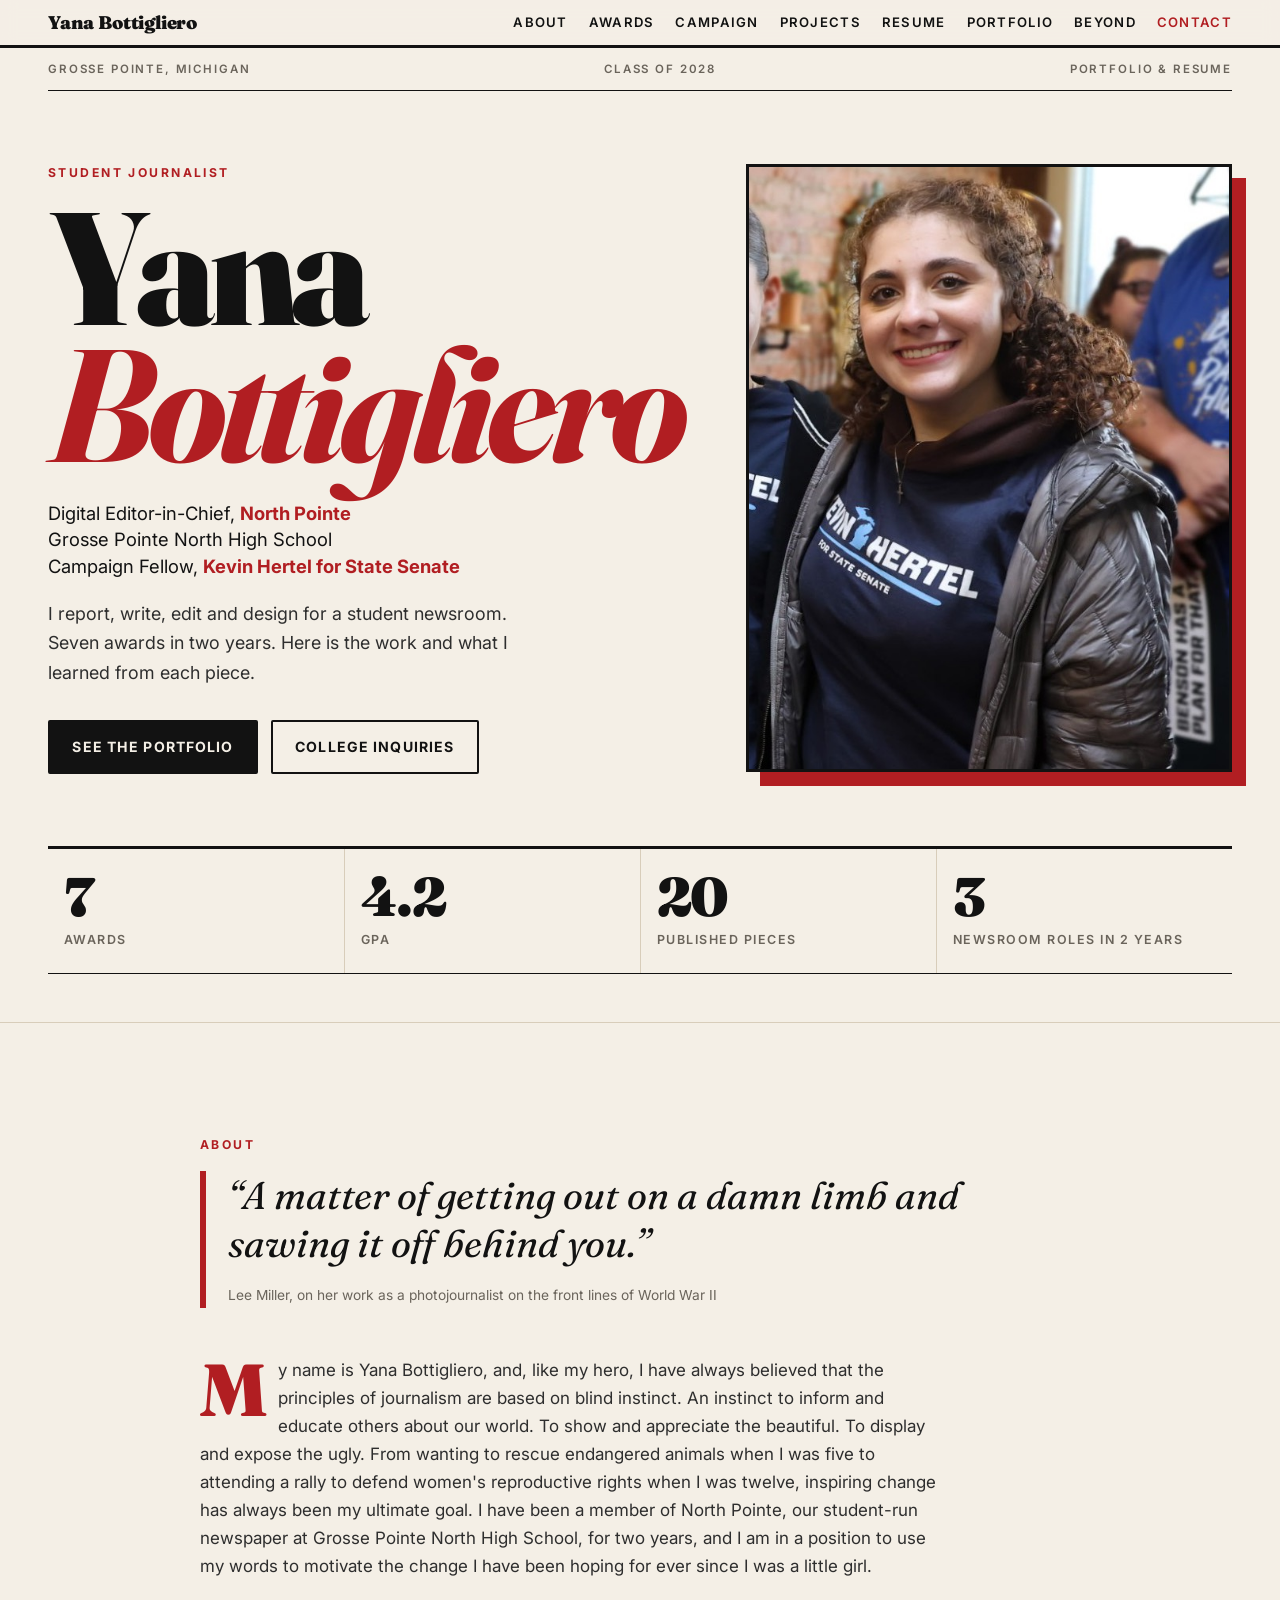
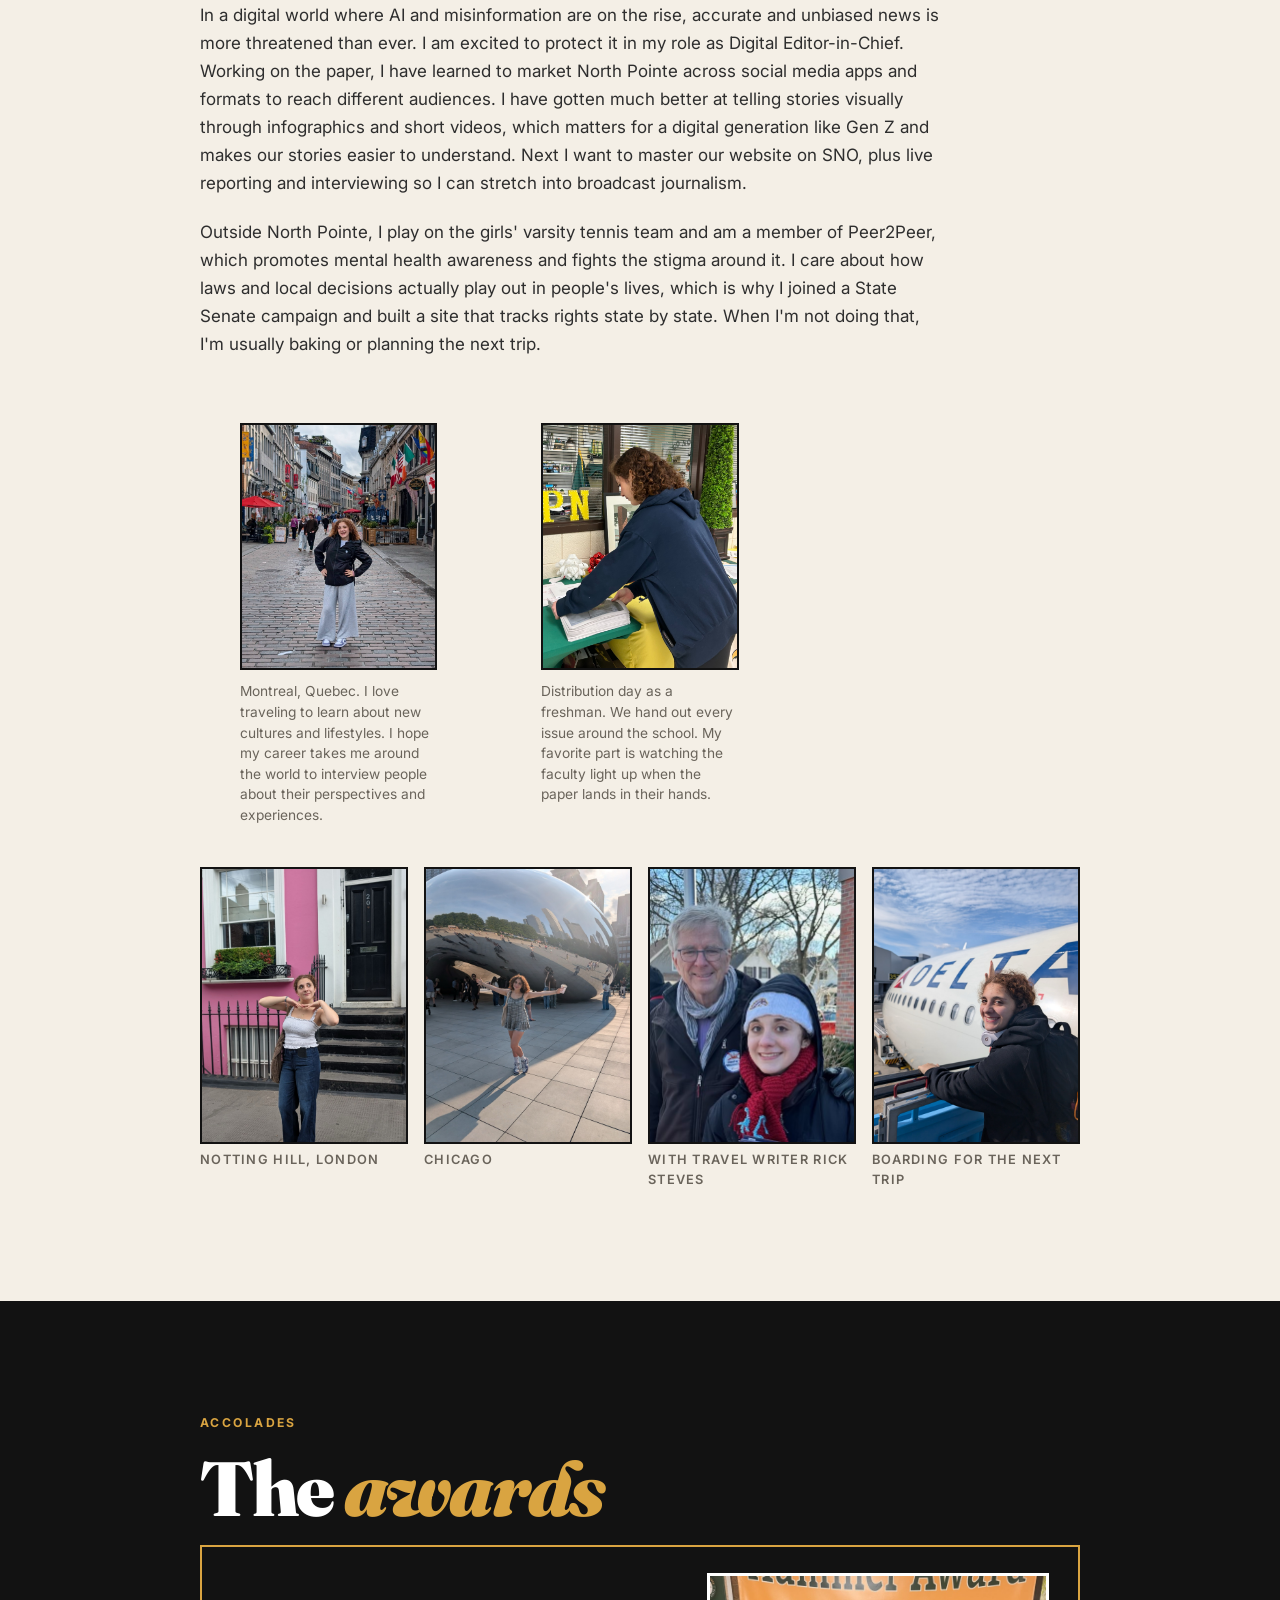
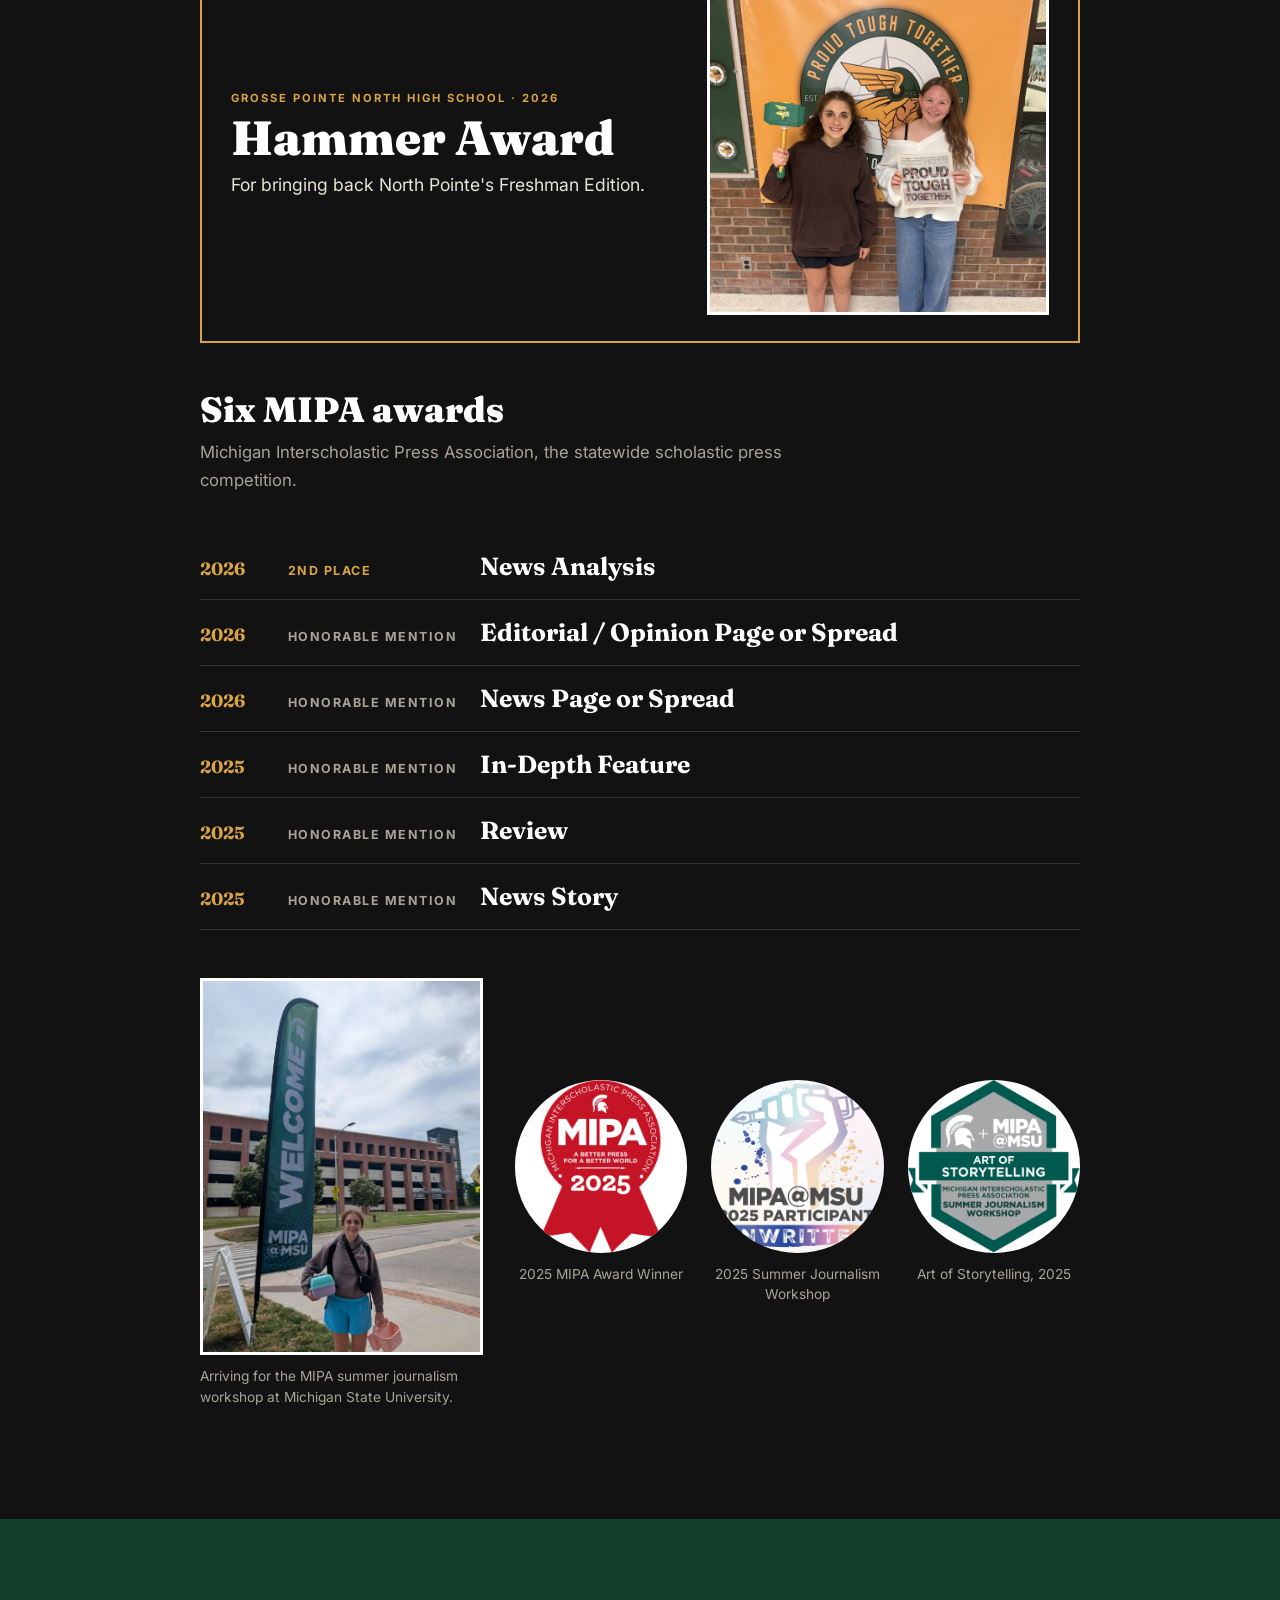
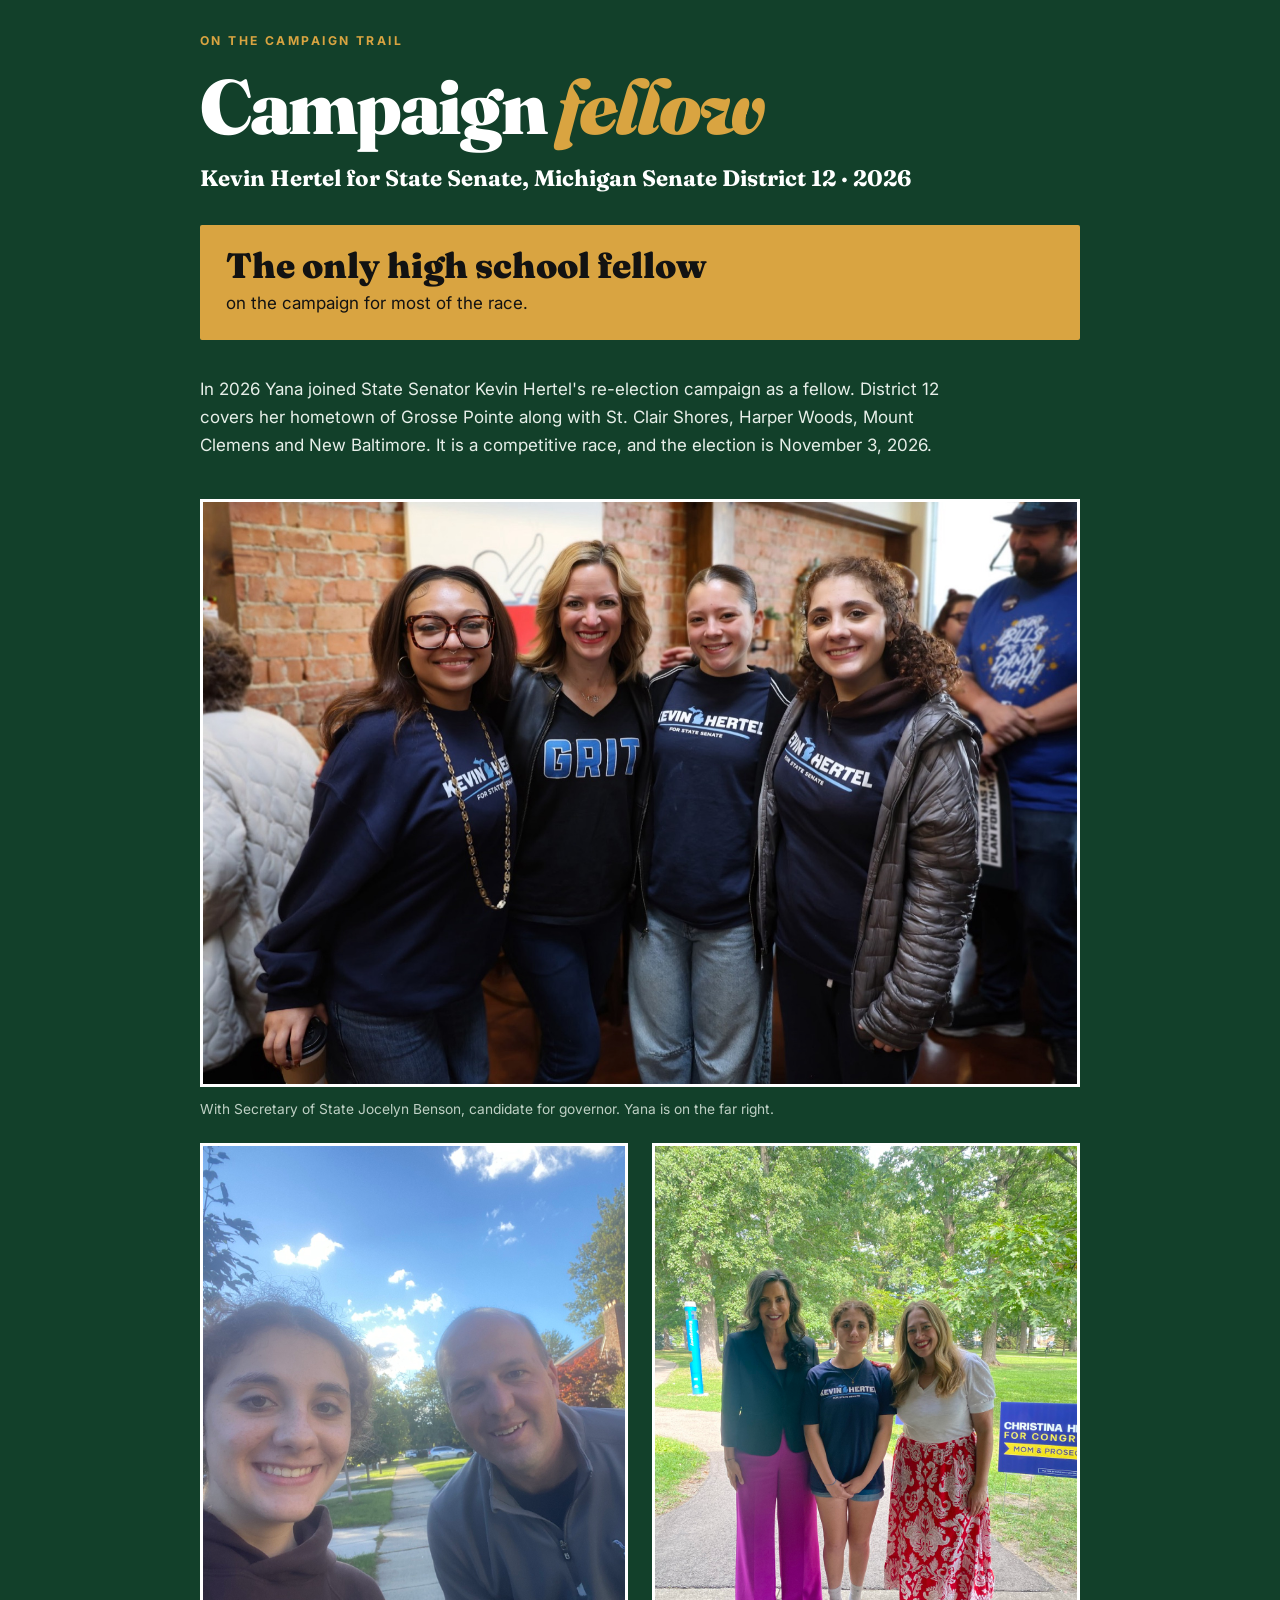
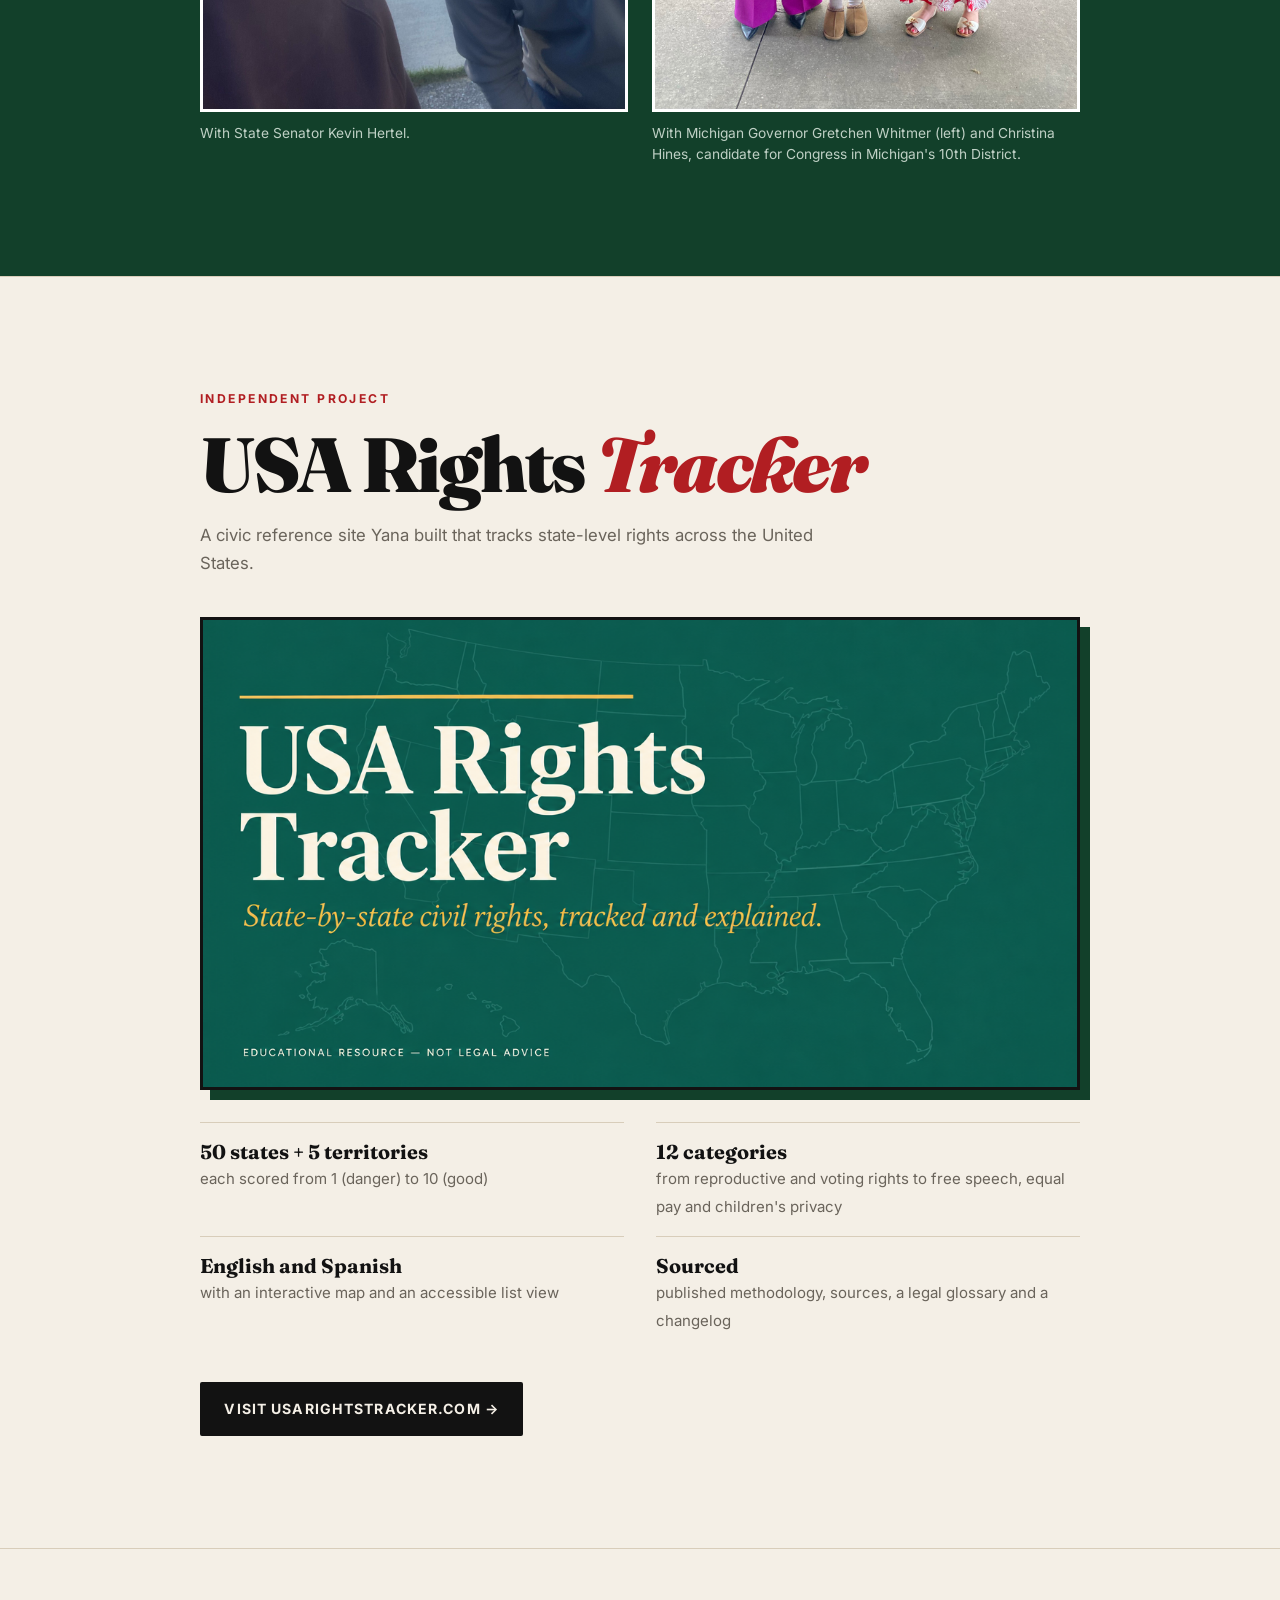
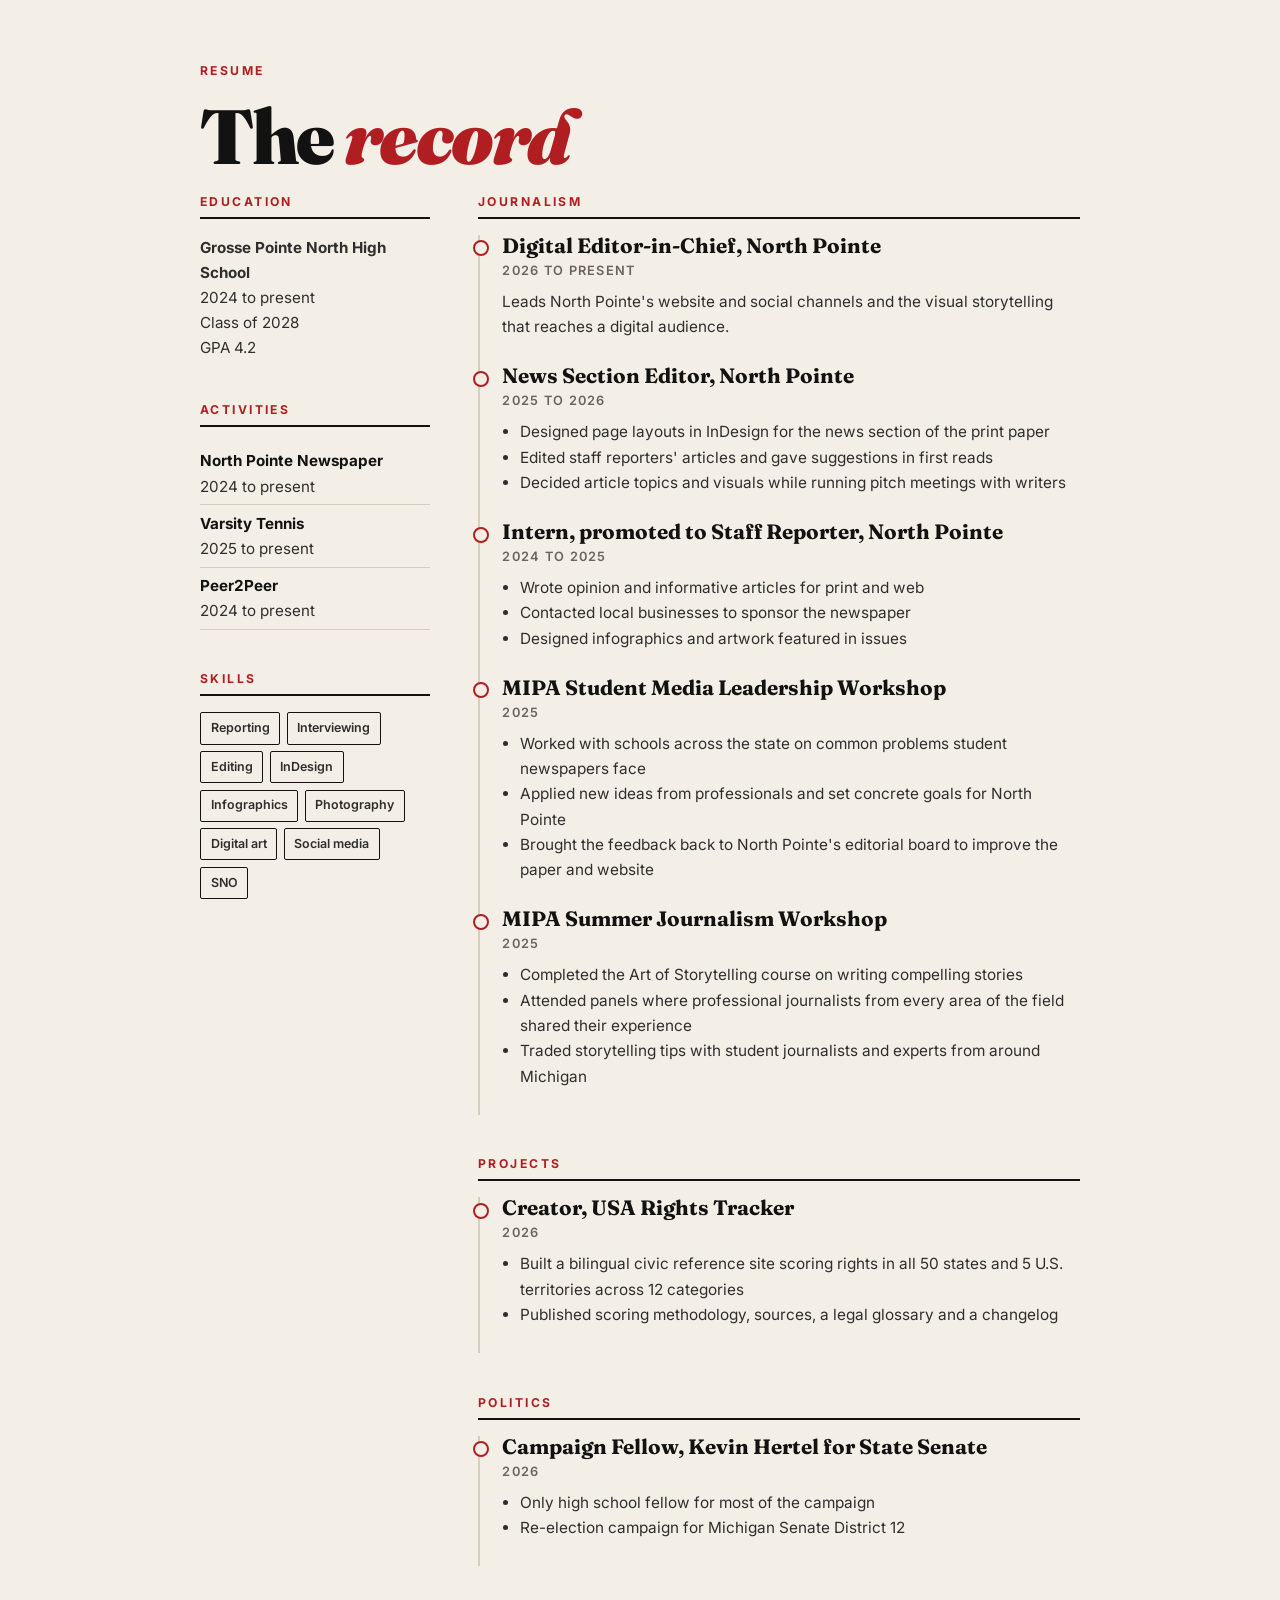
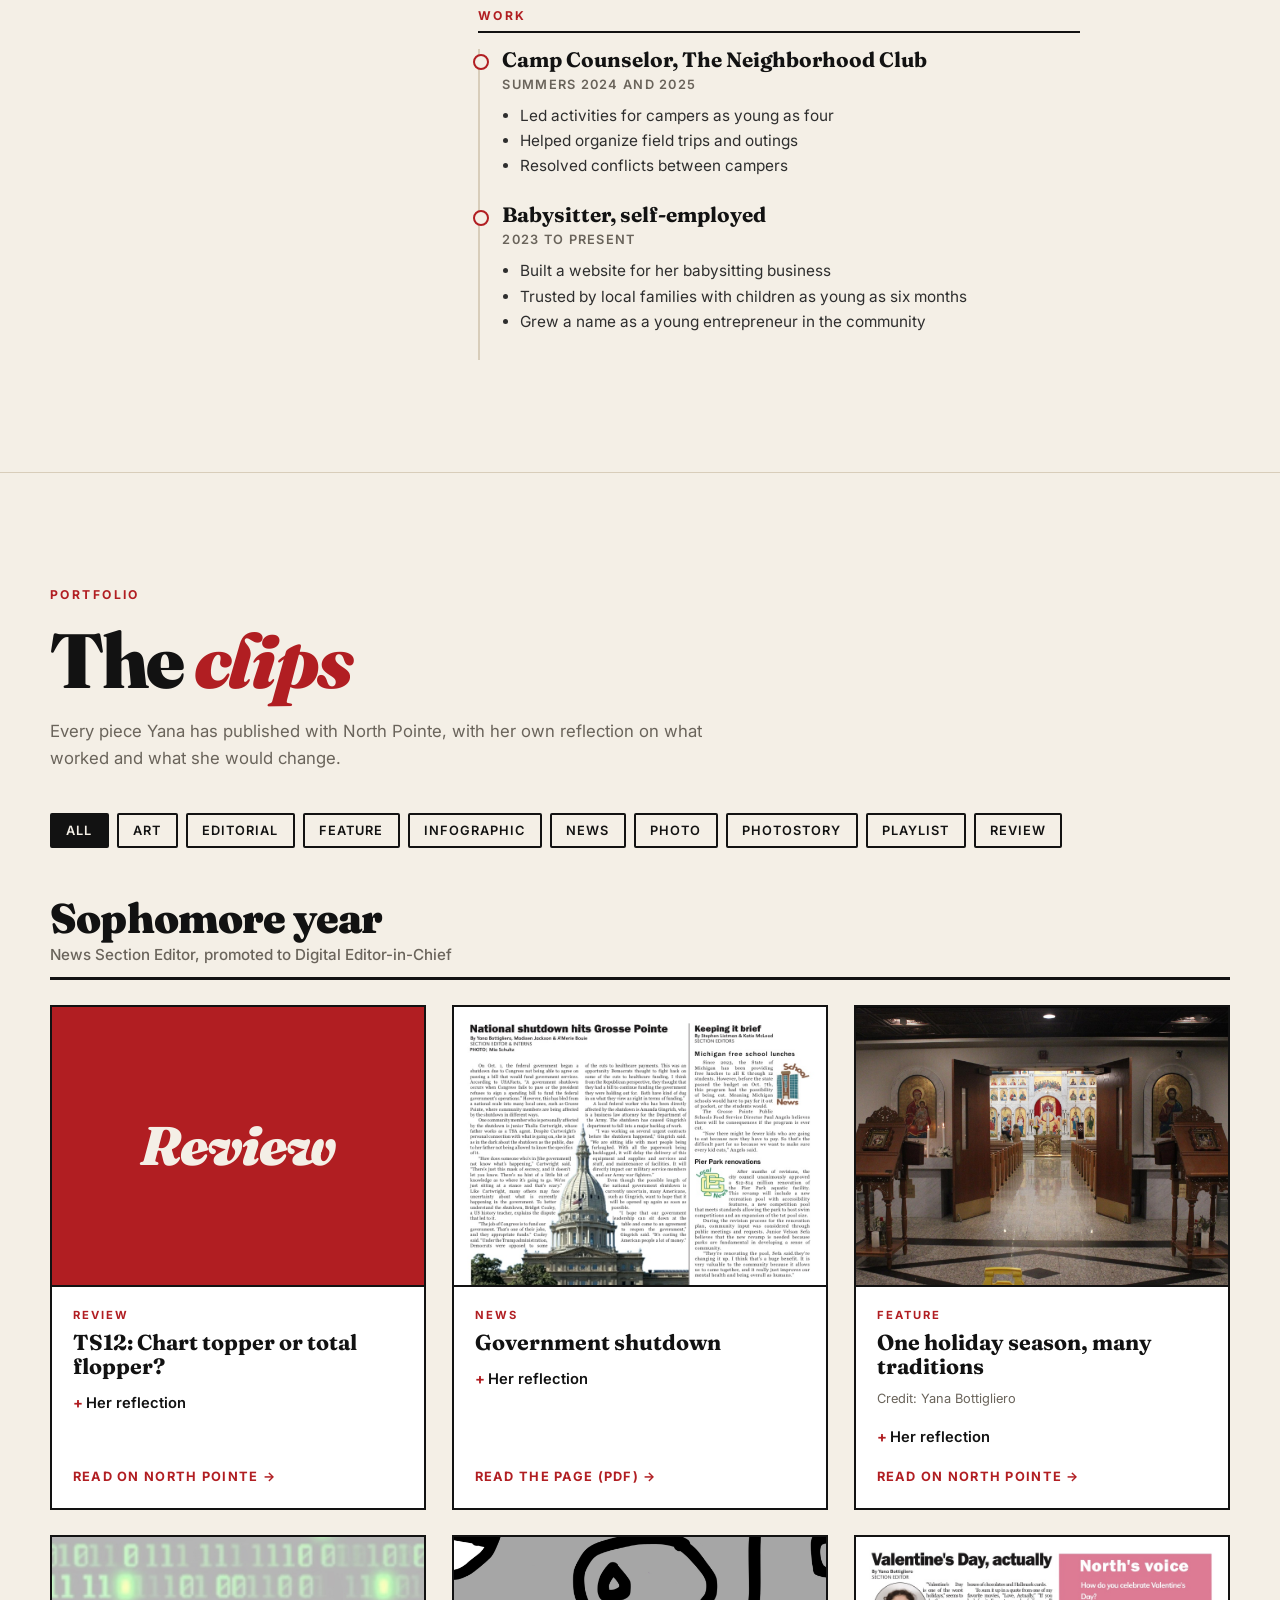
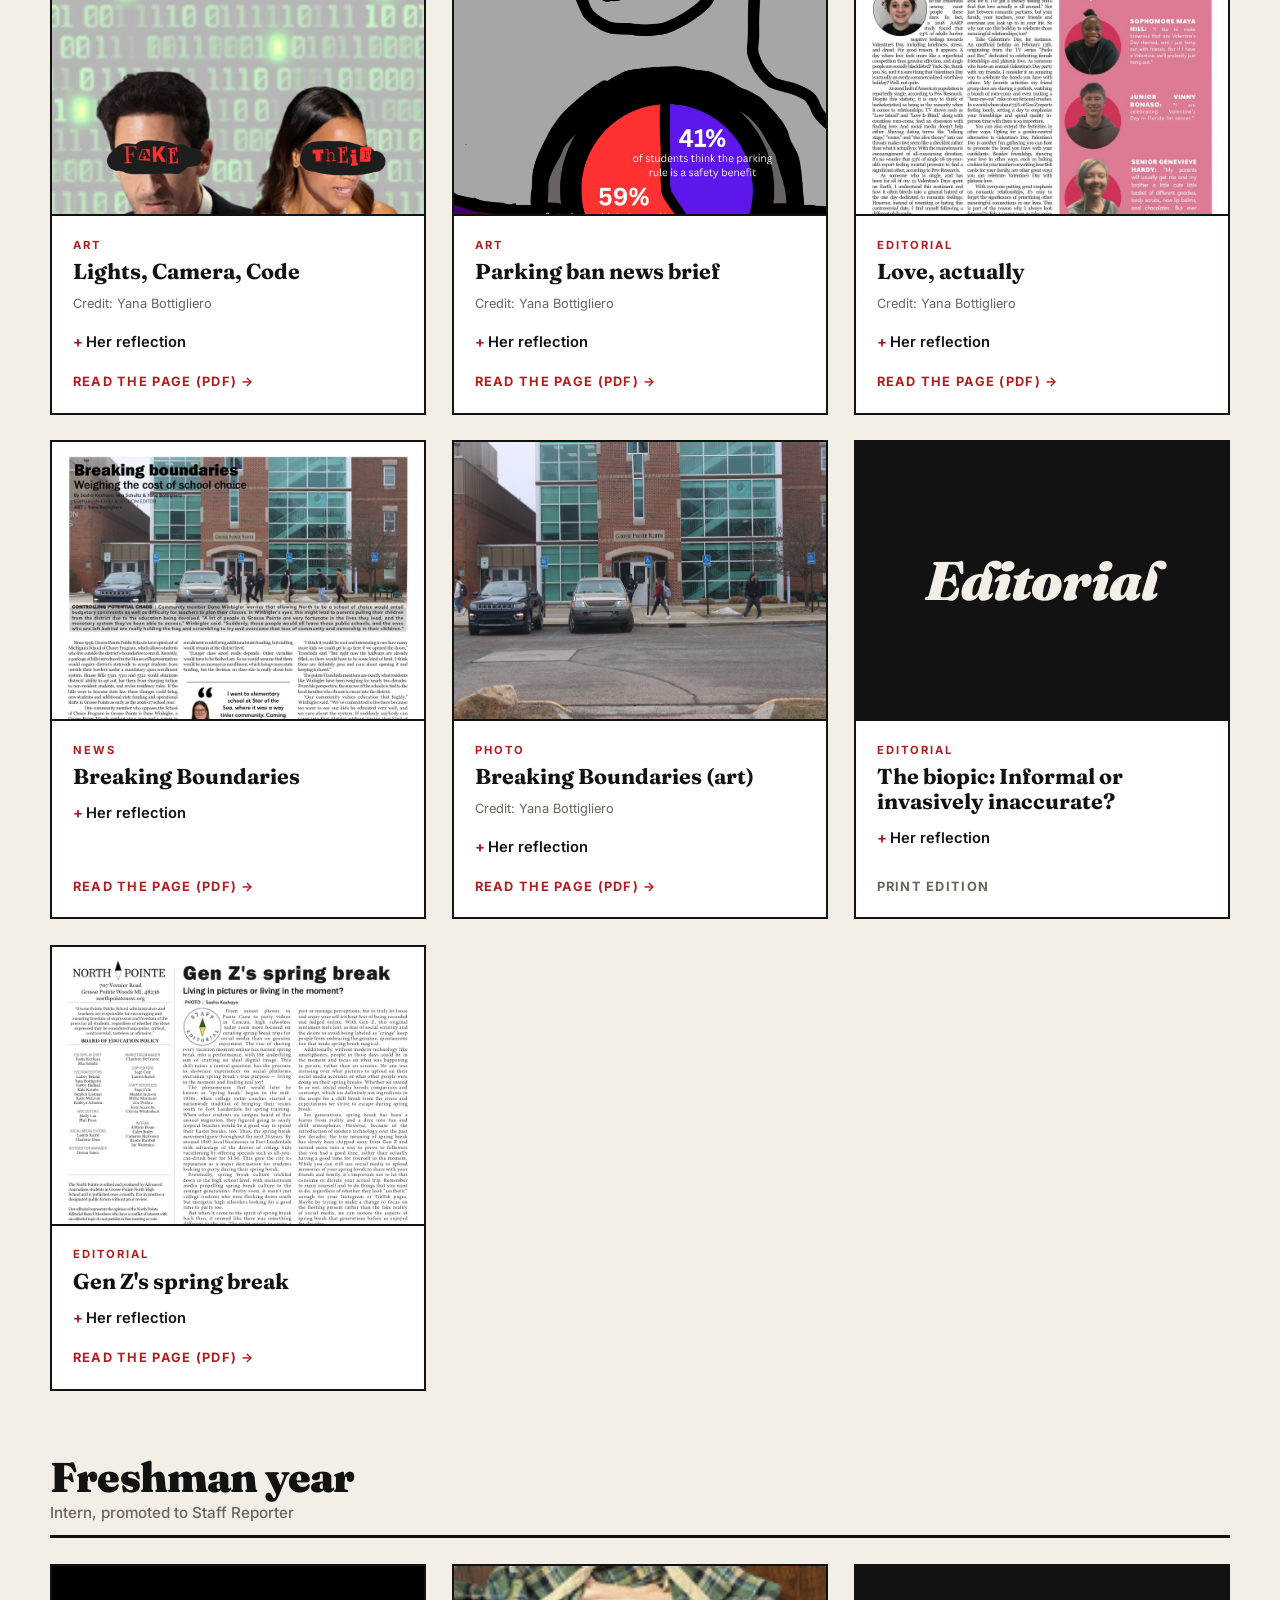
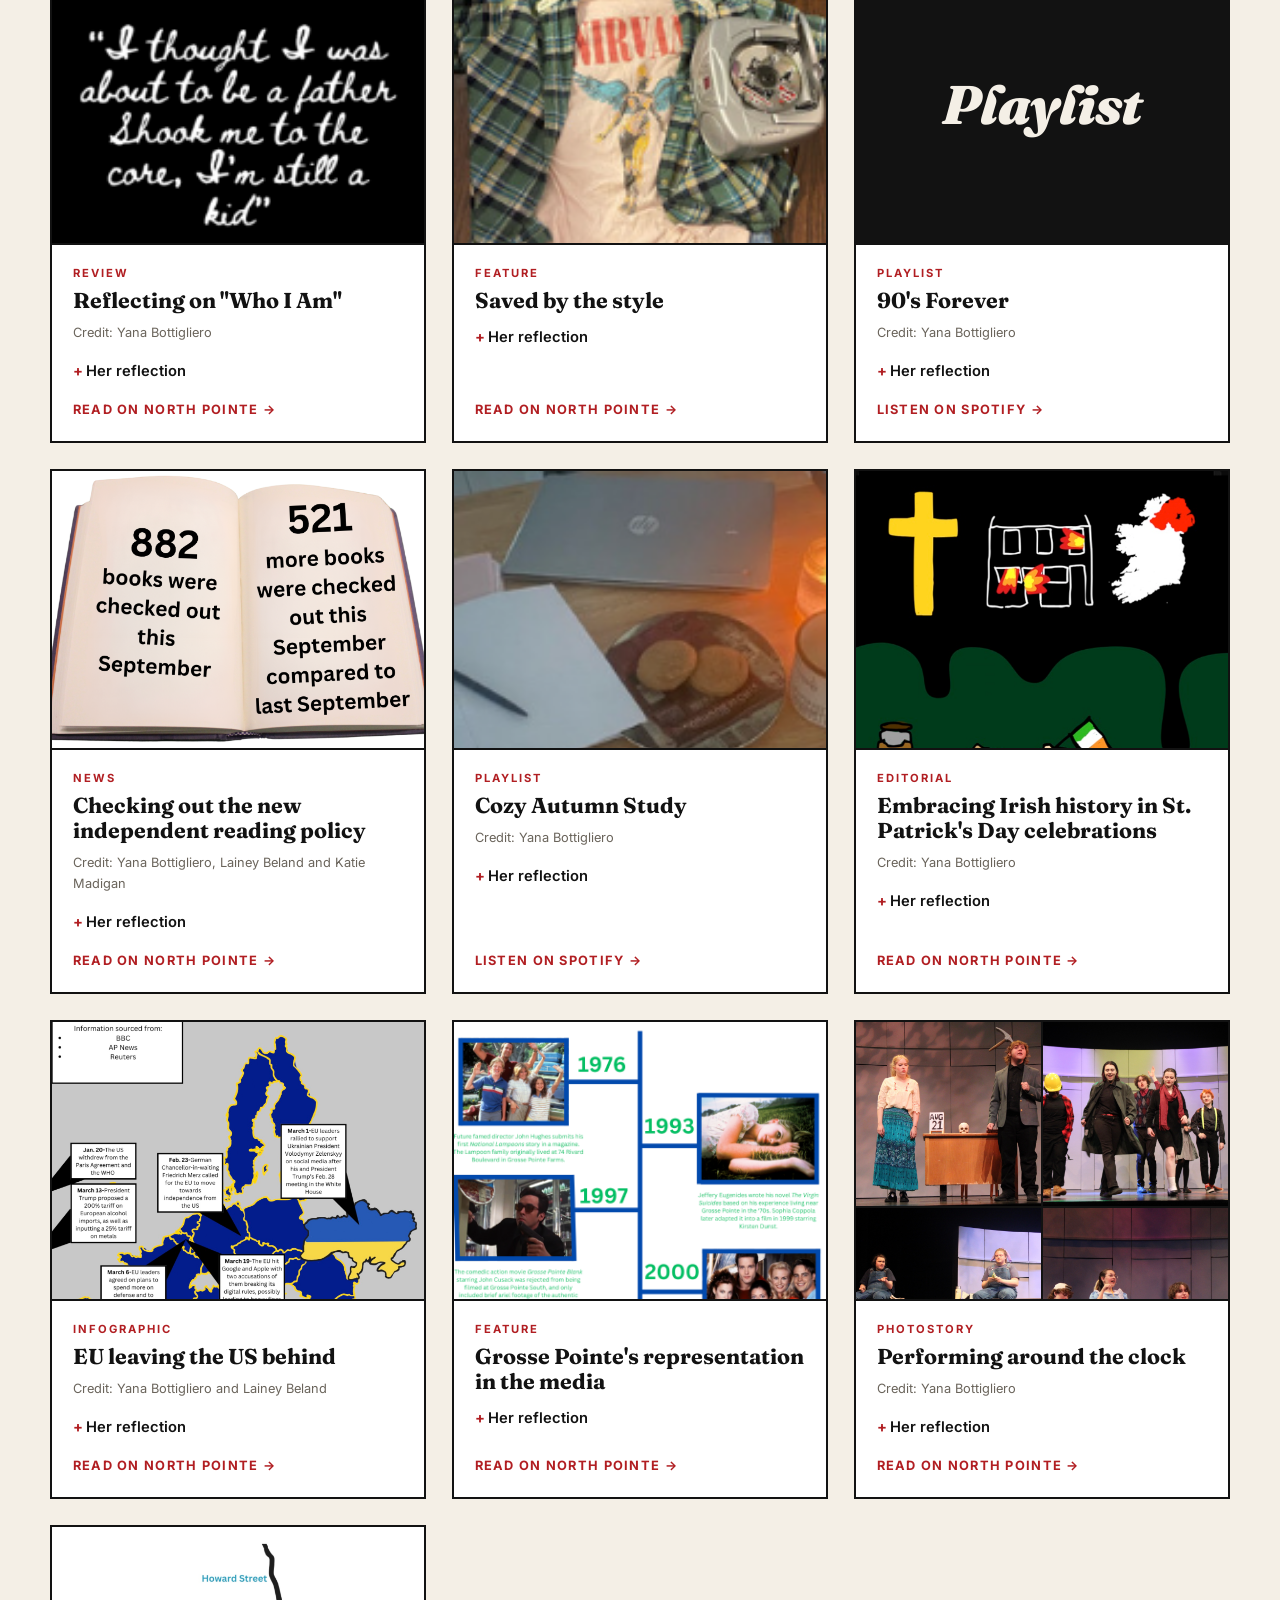
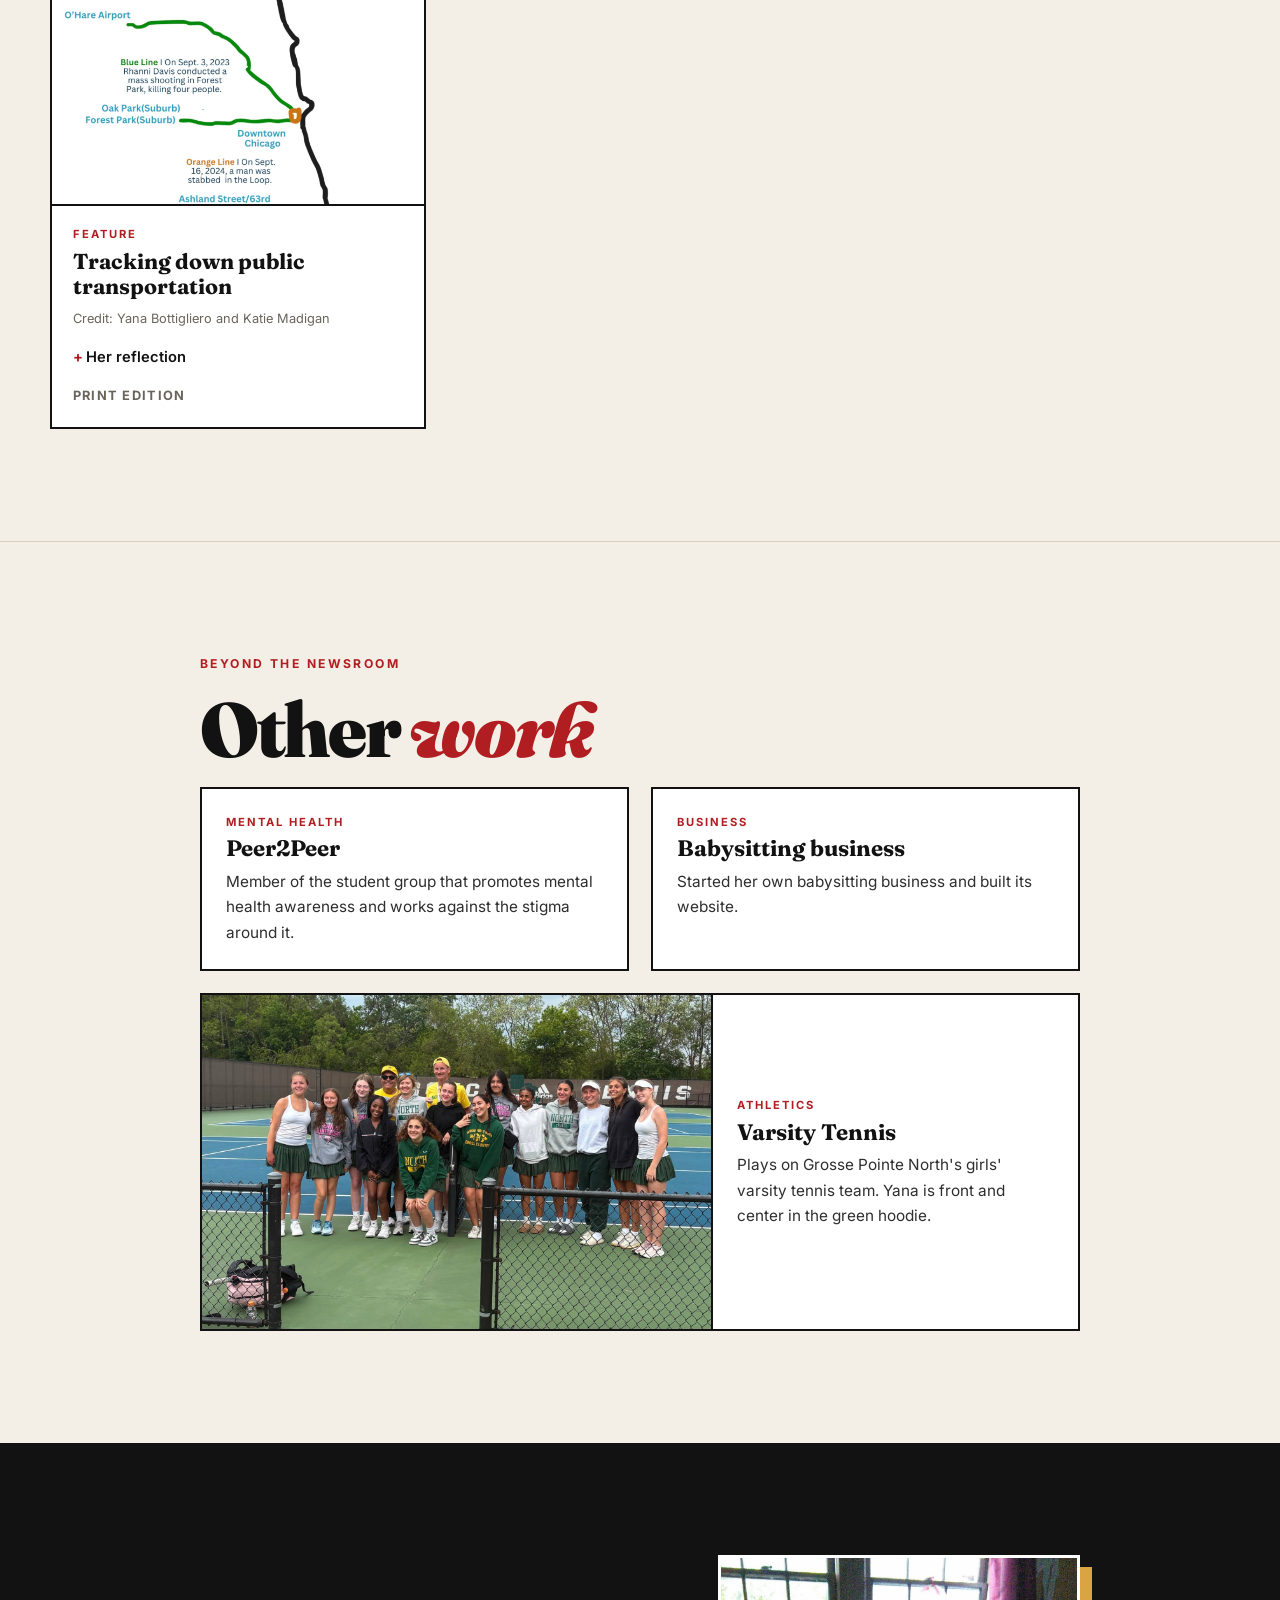
<file: index.html>
<!doctype html>
<html lang="en">
<head>
<meta charset="utf-8">
<meta name="viewport" content="width=device-width, initial-scale=1">
<title>Yana Bottigliero | Student Journalist, Digital Editor-in-Chief of North Pointe</title>
<meta name="description" content="Yana (Liljana) Bottigliero is a student journalist at Grosse Pointe North High School, Digital Editor-in-Chief of North Pointe and a six-time MIPA award winner. Portfolio, resume and awards.">
<link rel="canonical" href="https://liljanabottigliero.com/">
<meta property="og:title" content="Yana Bottigliero, Student Journalist">
<meta property="og:description" content="Digital Editor-in-Chief of North Pointe. Six MIPA awards. Portfolio, resume and awards.">
<meta property="og:image" content="https://liljanabottigliero.com/files/img/hero-campaign.jpg">
<meta property="og:url" content="https://liljanabottigliero.com/">
<meta property="og:type" content="profile">
<meta name="twitter:card" content="summary_large_image">
<link rel="icon" href="data:image/svg+xml,<svg xmlns='http://www.w3.org/2000/svg' viewBox='0 0 64 64'><rect width='64' height='64' fill='%23B11E22'/><text x='50%25' y='54%25' dominant-baseline='middle' text-anchor='middle' font-family='Georgia,serif' font-weight='900' font-size='40' fill='%23F4EFE6'>Y</text></svg>">
<link rel="preconnect" href="https://fonts.googleapis.com">
<link rel="preconnect" href="https://fonts.gstatic.com" crossorigin>
<link href="https://fonts.googleapis.com/css2?family=Fraunces:ital,opsz,wght@0,9..144,400;0,9..144,700;0,9..144,900;1,9..144,400;1,9..144,700&family=Inter:wght@400;500;600;700&display=swap" rel="stylesheet">
<link rel="stylesheet" href="style.css">
<script type="application/ld+json">
{
  "@context": "https://schema.org",
  "@type": "Person",
  "name": "Yana Bottigliero",
  "alternateName": "Liljana Bottigliero",
  "url": "https://liljanabottigliero.com/",
  "image": "https://liljanabottigliero.com/files/img/hero-campaign.jpg",
  "jobTitle": "Digital Editor-in-Chief, North Pointe",
  "affiliation": {
    "@type": "HighSchool",
    "name": "Grosse Pointe North High School"
  },
  "email": "mailto:liljana.bottigliero2028@gmail.com",
  "award": [
    "2026 Hammer Award, Grosse Pointe North High School",
    "2026 MIPA News Analysis, 2nd Place",
    "2026 MIPA Editorial / Opinion Page or Spread, Honorable Mention",
    "2026 MIPA News Page or Spread, Honorable Mention",
    "2025 MIPA In-Depth Feature, Honorable Mention",
    "2025 MIPA Review, Honorable Mention",
    "2025 MIPA News Story, Honorable Mention"
  ],
  "knowsAbout": [
    "Journalism",
    "Digital media",
    "Infographics",
    "Photography",
    "Editorial writing"
  ]
}
</script>
</head>
<body>

<header class="topbar">
  <a class="brand" href="#top">Yana Bottigliero</a>
  <nav>
    <a href="#about">About</a>
    <a href="#awards">Awards</a>
    <a href="#campaign">Campaign</a>
    <a href="#projects">Projects</a>
    <a href="#resume">Resume</a>
    <a href="#work">Portfolio</a>
    <a href="#beyond">Beyond</a>
    <a class="nav-cta" href="#contact">Contact</a>
  </nav>
</header>

<main id="top">

<section class="hero">
  <div class="masthead">
    <span>Grosse Pointe, Michigan</span>
    <span>Class of 2028</span>
    <span>Portfolio &amp; Resume</span>
  </div>
  <div class="hero-grid">
    <div class="hero-copy">
      <p class="eyebrow">Student journalist</p>
      <h1>Yana<br><em>Bottigliero</em></h1>
      <p class="role">Digital Editor-in-Chief, <strong>North Pointe</strong><br>Grosse Pointe North High School<br>Campaign Fellow, <strong>Kevin Hertel for State Senate</strong></p>
      <p class="lede">I report, write, edit and design for a student newsroom. Seven awards in two years. Here is the work and what I learned from each piece.</p>
      <div class="actions">
        <a class="btn solid" href="#work">See the portfolio</a>
        <a class="btn" href="#contact">College inquiries</a>
      </div>
    </div>
    <figure class="hero-photo">
      <img src="files/img/hero-campaign.jpg" alt="Yana Bottigliero in a Kevin Hertel for State Senate shirt at a campaign event" width="610" height="760">
    </figure>
  </div>
  <ul class="stats">
    <li><b>7</b><span>awards</span></li>
    <li><b>4.2</b><span>GPA</span></li>
    <li><b>20</b><span>published pieces</span></li>
    <li><b>3</b><span>newsroom roles in 2 years</span></li>
  </ul>
</section>

<section id="about" class="section about">
  <div class="wrap">
    <p class="eyebrow">About</p>
    <blockquote>
      <p>&ldquo;A matter of getting out on a damn limb and sawing it off behind you.&rdquo;</p>
      <cite>Lee Miller, on her work as a photojournalist on the front lines of World War II</cite>
    </blockquote>
    <div class="prose">
      <p class="dropcap">My name is Yana Bottigliero, and, like my hero, I have always believed that the principles of journalism are based on blind instinct. An instinct to inform and educate others about our world. To show and appreciate the beautiful. To display and expose the ugly. From wanting to rescue endangered animals when I was five to attending a rally to defend women's reproductive rights when I was twelve, inspiring change has always been my ultimate goal. I have been a member of North Pointe, our student-run newspaper at Grosse Pointe North High School, for two years, and I am in a position to use my words to motivate the change I have been hoping for ever since I was a little girl.</p>
      <p>In a digital world where AI and misinformation are on the rise, accurate and unbiased news is more threatened than ever. I am excited to protect it in my role as Digital Editor-in-Chief. Working on the paper, I have learned to market North Pointe across social media apps and formats to reach different audiences. I have gotten much better at telling stories visually through infographics and short videos, which matters for a digital generation like Gen Z and makes our stories easier to understand. Next I want to master our website on SNO, plus live reporting and interviewing so I can stretch into broadcast journalism.</p>
      <p>Outside North Pointe, I play on the girls' varsity tennis team and am a member of Peer2Peer, which promotes mental health awareness and fights the stigma around it. I care about how laws and local decisions actually play out in people's lives, which is why I joined a State Senate campaign and built a site that tracks rights state by state. When I'm not doing that, I'm usually baking or planning the next trip.</p>
    </div>
    <div class="photo-pair">
      <figure>
        <img src="files/img/montreal.jpg" alt="Yana on a cobblestone street in Old Montreal" loading="lazy">
        <figcaption>Montreal, Quebec. I love traveling to learn about new cultures and lifestyles. I hope my career takes me around the world to interview people about their perspectives and experiences.</figcaption>
      </figure>
      <figure>
        <img src="files/img/distribution-day.jpg" alt="Yana sorting newspapers on distribution day in the student union" loading="lazy">
        <figcaption>Distribution day as a freshman. We hand out every issue around the school. My favorite part is watching the faculty light up when the paper lands in their hands.</figcaption>
      </figure>
    </div>
    <div class="travel">
      <figure><img src="files/img/notting-hill.jpg" alt="Yana in front of a pink house in Notting Hill, London" loading="lazy"><figcaption>Notting Hill, London</figcaption></figure>
      <figure><img src="files/img/chicago.jpg" alt="Yana in front of Cloud Gate in Chicago" loading="lazy"><figcaption>Chicago</figcaption></figure>
      <figure><img src="files/img/rick-steves.jpg" alt="Yana with travel writer Rick Steves" loading="lazy"><figcaption>With travel writer Rick Steves</figcaption></figure>
      <figure><img src="files/img/travel-delta.jpg" alt="Yana boarding a Delta flight" loading="lazy"><figcaption>Boarding for the next trip</figcaption></figure>
    </div>
  </div>
</section>

<section id="awards" class="section awards dark">
  <div class="wrap">
    <p class="eyebrow">Accolades</p>
    <h2>The <em>awards</em></h2>
    <div class="school-award">
      <div>
        <p class="kicker">Grosse Pointe North High School &middot; 2026</p>
        <h3>Hammer Award</h3>
        <p>For bringing back North Pointe's Freshman Edition.</p>
      </div>
      <figure><img src="files/img/hammer-award.jpg" alt="Yana holding the Hammer Award in front of the Grosse Pointe North Hammer Award banner" loading="lazy" width="1600" height="1600"></figure>
    </div>
    <h3 class="award-head">Six MIPA awards</h3>
    <p class="sub">Michigan Interscholastic Press Association, the statewide scholastic press competition.</p>
    <ol class="award-list">
<li><span class="yr">2026</span><span class="place">2nd Place</span><span class="cat">News Analysis</span></li>
<li><span class="yr">2026</span><span class="place">Honorable Mention</span><span class="cat">Editorial / Opinion Page or Spread</span></li>
<li><span class="yr">2026</span><span class="place">Honorable Mention</span><span class="cat">News Page or Spread</span></li>
<li><span class="yr">2025</span><span class="place">Honorable Mention</span><span class="cat">In-Depth Feature</span></li>
<li><span class="yr">2025</span><span class="place">Honorable Mention</span><span class="cat">Review</span></li>
<li><span class="yr">2025</span><span class="place">Honorable Mention</span><span class="cat">News Story</span></li>
    </ol>
    <div class="mipa-row">
    <figure class="msu"><img src="files/img/mipa-msu.jpg" alt="Yana at the MIPA at MSU welcome flag on the Michigan State University campus" loading="lazy" width="1205" height="1600"><figcaption>Arriving for the MIPA summer journalism workshop at Michigan State University.</figcaption></figure>
    <div class="badges">
      <figure><img src="files/img/mipa-award-2025.png" alt="2025 MIPA Award Winner badge" loading="lazy"><figcaption>2025 MIPA Award Winner</figcaption></figure>
      <figure><img src="files/img/mipa-workshop-2025.png" alt="2025 MIPA Summer Journalism Workshop participant badge" loading="lazy"><figcaption>2025 Summer Journalism Workshop</figcaption></figure>
      <figure><img src="files/img/mipa-storytelling-2025.png" alt="MIPA Art of Storytelling badge" loading="lazy"><figcaption>Art of Storytelling, 2025</figcaption></figure>
    </div>
    </div>
  </div>
</section>

<section id="campaign" class="section campaign">
  <div class="wrap">
    <p class="eyebrow">On the campaign trail</p>
    <h2>Campaign <em>fellow</em></h2>
    <p class="campaign-role">Kevin Hertel for State Senate, Michigan Senate District 12 &middot; 2026</p>
    <div class="callout">
      <b>The only high school fellow</b>
      <span>on the campaign for most of the race.</span>
    </div>
    <div class="prose">
      <p>In 2026 Yana joined State Senator Kevin Hertel's re-election campaign as a fellow. District 12 covers her hometown of Grosse Pointe along with St. Clair Shores, Harper Woods, Mount Clemens and New Baltimore. It is a competitive race, and the election is November 3, 2026.</p>
          </div>
    <div class="campaign-photos">
      <figure class="wide">
        <img src="files/img/campaign-benson.jpg" alt="Yana (right) with Secretary of State Jocelyn Benson and fellow campaign volunteers" loading="lazy" width="1600" height="1066">
        <figcaption>With Secretary of State Jocelyn Benson, candidate for governor. Yana is on the far right.</figcaption>
      </figure>
      <figure>
        <img src="files/img/campaign-hertel.jpg" alt="Yana with State Senator Kevin Hertel" loading="lazy" width="1200" height="1600">
        <figcaption>With State Senator Kevin Hertel.</figcaption>
      </figure>
      <figure>
        <img src="files/img/campaign-whitmer-hines.jpg" alt="Yana with Governor Gretchen Whitmer and congressional candidate Christina Hines" loading="lazy" width="1200" height="1600">
        <figcaption>With Michigan Governor Gretchen Whitmer (left) and Christina Hines, candidate for Congress in Michigan's 10th District.</figcaption>
      </figure>
    </div>
  </div>
</section>

<section id="projects" class="section project">
  <div class="wrap">
    <p class="eyebrow">Independent project</p>
    <h2>USA Rights <em>Tracker</em></h2>
    <p class="sub">A civic reference site Yana built that tracks state-level rights across the United States.</p>
    <a class="project-shot" href="https://usarightstracker.com/" target="_blank" rel="noopener">
      <img src="files/img/rights-tracker.png" alt="USA Rights Tracker: state-by-state civil rights, tracked and explained" loading="lazy" width="1200" height="640">
    </a>
    <ul class="facts">
      <li><b>50 states + 5 territories</b><span>each scored from 1 (danger) to 10 (good)</span></li>
      <li><b>12 categories</b><span>from reproductive and voting rights to free speech, equal pay and children's privacy</span></li>
      <li><b>English and Spanish</b><span>with an interactive map and an accessible list view</span></li>
      <li><b>Sourced</b><span>published methodology, sources, a legal glossary and a changelog</span></li>
    </ul>
    <a class="btn solid" href="https://usarightstracker.com/" target="_blank" rel="noopener">Visit usarightstracker.com &rarr;</a>
  </div>
</section>

<section id="resume" class="section resume">
  <div class="wrap">
    <p class="eyebrow">Resume</p>
    <h2>The <em>record</em></h2>
    <div class="cv">
      <aside>
        <h3>Education</h3>
        <p><strong>Grosse Pointe North High School</strong><br>2024 to present<br>Class of 2028<br>GPA 4.2</p>
        <h3>Activities</h3>
        <ul class="plain">
          <li><strong>North Pointe Newspaper</strong> 2024 to present</li>
          <li><strong>Varsity Tennis</strong> 2025 to present</li>
          <li><strong>Peer2Peer</strong> 2024 to present</li>
        </ul>
        <h3>Skills</h3>
        <ul class="tags">
          <li>Reporting</li><li>Interviewing</li><li>Editing</li><li>InDesign</li><li>Infographics</li><li>Photography</li><li>Digital art</li><li>Social media</li><li>SNO</li>
        </ul>
      </aside>
      <div class="timeline">
        <h3>Journalism</h3>
        <div class="job"><h4>Digital Editor-in-Chief, North Pointe</h4><p class="when">2026 to present</p>
          <p>Leads North Pointe's website and social channels and the visual storytelling that reaches a digital audience.</p></div>
        <div class="job"><h4>News Section Editor, North Pointe</h4><p class="when">2025 to 2026</p>
          <ul><li>Designed page layouts in InDesign for the news section of the print paper</li><li>Edited staff reporters' articles and gave suggestions in first reads</li><li>Decided article topics and visuals while running pitch meetings with writers</li></ul></div>
        <div class="job"><h4>Intern, promoted to Staff Reporter, North Pointe</h4><p class="when">2024 to 2025</p>
          <ul><li>Wrote opinion and informative articles for print and web</li><li>Contacted local businesses to sponsor the newspaper</li><li>Designed infographics and artwork featured in issues</li></ul></div>
        <div class="job"><h4>MIPA Student Media Leadership Workshop</h4><p class="when">2025</p>
          <ul><li>Worked with schools across the state on common problems student newspapers face</li><li>Applied new ideas from professionals and set concrete goals for North Pointe</li><li>Brought the feedback back to North Pointe's editorial board to improve the paper and website</li></ul></div>
        <div class="job"><h4>MIPA Summer Journalism Workshop</h4><p class="when">2025</p>
          <ul><li>Completed the Art of Storytelling course on writing compelling stories</li><li>Attended panels where professional journalists from every area of the field shared their experience</li><li>Traded storytelling tips with student journalists and experts from around Michigan</li></ul></div>

        <h3>Projects</h3>
        <div class="job"><h4>Creator, USA Rights Tracker</h4><p class="when">2026</p>
          <ul><li>Built a bilingual civic reference site scoring rights in all 50 states and 5 U.S. territories across 12 categories</li><li>Published scoring methodology, sources, a legal glossary and a changelog</li></ul></div>

        <h3>Politics</h3>
        <div class="job"><h4>Campaign Fellow, Kevin Hertel for State Senate</h4><p class="when">2026</p>
          <ul><li>Only high school fellow for most of the campaign</li><li>Re-election campaign for Michigan Senate District 12</li></ul></div>

        <h3>Work</h3>
        <div class="job"><h4>Camp Counselor, The Neighborhood Club</h4><p class="when">Summers 2024 and 2025</p>
          <ul><li>Led activities for campers as young as four</li><li>Helped organize field trips and outings</li><li>Resolved conflicts between campers</li></ul></div>
        <div class="job"><h4>Babysitter, self-employed</h4><p class="when">2023 to present</p>
          <ul><li>Built a website for her babysitting business</li><li>Trusted by local families with children as young as six months</li><li>Grew a name as a young entrepreneur in the community</li></ul></div>
      </div>
    </div>
  </div>
</section>

<section id="work" class="section work-sec">
  <div class="wrap wide">
    <p class="eyebrow">Portfolio</p>
    <h2>The <em>clips</em></h2>
    <p class="sub">Every piece Yana has published with North Pointe, with her own reflection on what worked and what she would change.</p>
    <div class="filters" role="group" aria-label="Filter by type"><button class="chip on" data-f="all">All</button><button class="chip" data-f="art">Art</button><button class="chip" data-f="editorial">Editorial</button><button class="chip" data-f="feature">Feature</button><button class="chip" data-f="infographic">Infographic</button><button class="chip" data-f="news">News</button><button class="chip" data-f="photo">Photo</button><button class="chip" data-f="photostory">Photostory</button><button class="chip" data-f="playlist">Playlist</button><button class="chip" data-f="review">Review</button></div>

    <div class="year">
      <h3><span>Sophomore year</span> News Section Editor, promoted to Digital Editor-in-Chief</h3>
      <div class="works">
<article class="work" data-kind="review">
  <div class="media type"><span>Review</span></div>
  <div class="body">
    <p class="kicker">Review</p>
    <h4>TS12: Chart topper or total flopper?</h4>
    
    <details><summary>Her reflection</summary><p>I am a loud and proud member of the Swiftie cult. When Swift released her twelfth studio album, &quot;The Life of a Showgirl,&quot; I was desperate to review it. I partnered with my friend Jay, who had an opposing opinion of the record. Together, we created a well-balanced review with two contrasting viewpoints, and I learned a lot about bringing different perspectives to a story. While one strong part of this review is my writing, I do wish I had reviewed this album more strictly and had less of my bias get in the way, as well as doing some fun visuals.</p></details>
    <a class="cta" href="https://northpointenow.org/ts12-chart-topper-or-total-flopper/" target="_blank" rel="noopener">Read on North Pointe <span aria-hidden="true">&rarr;</span></a>
  </div>
</article>
<article class="work" data-kind="news">
  <div class="media"><img src="files/img/page-government-shutdown.jpg" alt="Government shutdown" loading="lazy"></div>
  <div class="body">
    <p class="kicker">News</p>
    <h4>Government shutdown</h4>
    
    <details><summary>Her reflection</summary><p>One goal the executive board made for the 2025-2026 North Pointe run is to get more expert sources out of our school and into our community. I took on the story of the government shutdown to challenge myself, which was hard to do because some government workers are not allowed to talk about their work. However, my effort was indeed successful; I managed to interview a government worker in another section of our town. The solid point of this story is definitely the diverse sources, ranging from people affected to people who can explain what caused the shutdown, and what we can expect. However, we definitely should have incorporated a picture instead of a graph. As I am continuing my North Pointe journey as the News Section Editor, I hope that I can increase the amount of pictures on my page instead of infographics, so we can tell a story with actual people in them, not just stats.</p></details>
    <a class="cta" href="files/pdf/government-shutdown.pdf" target="_blank" rel="noopener">Read the page (PDF) <span aria-hidden="true">&rarr;</span></a>
  </div>
</article>
<article class="work" data-kind="feature">
  <div class="media"><img src="files/img/holiday-traditions.png" alt="One holiday season, many traditions" loading="lazy"></div>
  <div class="body">
    <p class="kicker">Feature</p>
    <h4>One holiday season, many traditions</h4>
    <p class="credit">Credit: Yana Bottigliero</p>
    <details><summary>Her reflection</summary><p>Ever since I was a little kid, I have always been fascinated by how different cultures celebrate the holidays, even though it is sometimes referred to as only the Christmas season. I joined this story to help display what different holidays our community celebrates besides Christmas. The staple feature of this article is definitely the abundance of visuals, from the timeline of different holidays celebrated to personal pictures and quotes from sources celebrating these holidays. However, I wish we could have found a source who celebrated Hanukkah; no one would bite, so we had to settle for someone who celebrated Christmas differently. From this story, however, I did learn to be more flexible and to pivot a story when needed, a crucial skill in the journalism world.</p></details>
    <a class="cta" href="https://northpointenow.org/one-holiday-season-many-traditions/" target="_blank" rel="noopener">Read on North Pointe <span aria-hidden="true">&rarr;</span></a>
  </div>
</article>
<article class="work" data-kind="art">
  <div class="media"><img src="files/img/lights-camera-code.jpg" alt="Lights, Camera, Code" loading="lazy"></div>
  <div class="body">
    <p class="kicker">Art</p>
    <h4>Lights, Camera, Code</h4>
    <p class="credit">Credit: Yana Bottigliero</p>
    <details><summary>Her reflection</summary><p>I am very grateful to have a bit of artistic ability, and I was more than happy to design a piece of art for my page to accompany a news story on how AI is influencing the entertainment industry. I decided to display actors&#x27; acceptance speeches for the acting awards they received, with harsh red lettering, because many people believed they didn&#x27;t deserve the award due to the movies they starred in using AI. While I do love the feelings I evoked in this piece, I wish the placement of the lettering were not so sloppy, and that it were portrayed in a neutral light, so as not to convey bias. Even so, from this piece, I did indeed learn how visuals can sway a reader&#x27;s opinion on a topic, and how to apply that to more editorial stories. That being said, I still have a long way to go in informing people in a non-biased way through visuals and improving their quality.</p></details>
    <a class="cta" href="files/pdf/lights-camera-code.pdf" target="_blank" rel="noopener">Read the page (PDF) <span aria-hidden="true">&rarr;</span></a>
  </div>
</article>
<article class="work" data-kind="art">
  <div class="media"><img src="files/img/parking-ban.jpg" alt="Parking ban news brief" loading="lazy"></div>
  <div class="body">
    <p class="kicker">Art</p>
    <h4>Parking ban news brief</h4>
    <p class="credit">Credit: Yana Bottigliero</p>
    <details><summary>Her reflection</summary><p>This is (finally) one non-biased infographic for a story I made! At the start of the school year, our high school administration banned parking on a neighborhood road very close to the school. For a more creative and interactive infographic, we decided to survey how many students were for or against the ban. The strengths are the pop-out colors that catch your eye and add to the story&#x27;s context. However, again, it could be a lot less sloppy, which is still something I must work on in the future, but I did learn and perfect how to add an unbiased element to a story to not sway readers&#x27; opinions, but instead to provide context and two different sides on the matter.</p></details>
    <a class="cta" href="files/pdf/parking-ban.pdf" target="_blank" rel="noopener">Read the page (PDF) <span aria-hidden="true">&rarr;</span></a>
  </div>
</article>
<article class="work" data-kind="editorial">
  <div class="media"><img src="files/img/page-love-actually.jpg" alt="Love, actually" loading="lazy"></div>
  <div class="body">
    <p class="kicker">Editorial</p>
    <h4>Love, actually</h4>
    <p class="credit">Credit: Yana Bottigliero</p>
    <details><summary>Her reflection</summary><p>For anyone who isn&#x27;t in a relationship (especially in high school), Valentine&#x27;s Day can really be a drag. However, as someone who is both chronically single yet appreciates all forms of love, I wanted to convey to my school that you don&#x27;t have to be in a romantic relationship just to celebrate love. My personal, tongue-in-cheek and slightly self-deprecating sense of humor is brilliantly highlighted throughout this piece. I do wish, though, I could have made my point clearer and referenced the article&#x27;s namesake (which just so happens to be one of my favorite rom-coms of all time). One big boost I learned from this, though, was how to be vulnerable in my editorial articles, as in journalism, the ability to convey ethos in sensitive and moving pieces is indeed a crucial skill to have.</p></details>
    <a class="cta" href="files/pdf/love-actually.pdf" target="_blank" rel="noopener">Read the page (PDF) <span aria-hidden="true">&rarr;</span></a>
  </div>
</article>
<article class="work" data-kind="news">
  <div class="media"><img src="files/img/page-breaking-boundaries.jpg" alt="Breaking Boundaries" loading="lazy"></div>
  <div class="body">
    <p class="kicker">News</p>
    <h4>Breaking Boundaries</h4>
    
    <details><summary>Her reflection</summary><p>An act being debated in the Michigan legislature was that families, not borders, would determine which school districts their children would attend. This debate has been going on in Grosse Pointe for quite some time due to worries that allowing more students would weaken the education of our school district. I teamed up with the then Co-Editors-in-Chief to write this story. My favorite part of working on this was stretching out of my comfort zone by enforcing our 2025-2026 year goal of using sources outside our school and interviewing a local parent and even a school board member about their opinions. I do wish we had gone into detail in this article about what Grosse Pointe North becoming a school of choice would have looked like, or should have avoided the topic altogether, since it was still being debated in the legislature with a bleak chance it would actually happen. With the gain of authority as one of the two editors-in-chief, I will strive to write stories that are relevant this upcoming year and listen to students to hear what topics they want to read about.</p></details>
    <a class="cta" href="files/pdf/breaking-boundaries.pdf" target="_blank" rel="noopener">Read the page (PDF) <span aria-hidden="true">&rarr;</span></a>
  </div>
</article>
<article class="work" data-kind="photo">
  <div class="media"><img src="files/img/breaking-boundaries-photo.jpg" alt="Breaking Boundaries (art)" loading="lazy"></div>
  <div class="body">
    <p class="kicker">Photo</p>
    <h4>Breaking Boundaries (art)</h4>
    <p class="credit">Credit: Yana Bottigliero</p>
    <details><summary>Her reflection</summary><p>This was the art, produced by me, that accompanied the Breaking Boundaries news article. It is a shot of students walking out of my school at the end of the day. This actually had me standing on an island in the middle of the road to take this picture, and I had to wait for the rush of cars to pass by for fifteen minutes. However, this shot was definitely worth it, as it represents the student culture of North, and can be used for another story if we are short on art. I wish the picture were more level, even though I was able to get rid of the uneven angle in InDesign, the app we use for page designs. As the new Digital Editor-in-Chief, I will need to rely on visual elements to draw our readers in, and this gave me more practice to use next year.</p></details>
    <a class="cta" href="files/pdf/breaking-boundaries-art.pdf" target="_blank" rel="noopener">Read the page (PDF) <span aria-hidden="true">&rarr;</span></a>
  </div>
</article>
<article class="work" data-kind="editorial">
  <div class="media type"><span>Editorial</span></div>
  <div class="body">
    <p class="kicker">Editorial</p>
    <h4>The biopic: Informal or invasively inaccurate?</h4>
    
    <details><summary>Her reflection</summary><p>I have always been so upset when women in pop culture, such as Diana Spencer and Marilyn Monroe, who contributed so much to charity and advocated for change, are just reduced to a sex symbol or a victim of circumstance. You can imagine my disgust when &quot;Love Story&quot; depicted CBK, an ambitious and private woman, as merely a problematic, messy character. I teamed up with my friend Maddie to explore how CBK and Lady Di&#x27;s stories are exposed in the media, with their trauma being exploited in such an offensive way. The argument and writing are absolutely amazing, as well as the student-drawn art. However, I wish we had stretched this beyond two case studies to a general trend on how women&#x27;s stories are treated in the media. This is important as to understand our world as a journalist, you must observe patterns and trends. This has taught me to bring a popular trend and connect it to a bigger issue, which will surely help me as I have to appeal to a digital audience that is focused on trends in my role as Digital Editor-in-Chief.</p></details>
    <span class="cta muted">Print edition</span>
  </div>
</article>
<article class="work" data-kind="editorial">
  <div class="media"><img src="files/img/page-gen-z-spring-break.jpg" alt="Gen Z&#x27;s spring break" loading="lazy"></div>
  <div class="body">
    <p class="kicker">Editorial</p>
    <h4>Gen Z&#x27;s spring break</h4>
    
    <details><summary>Her reflection</summary><p>I am a BIG millennial at heart, and I am also a huge fan of travel. Both of these parts of me bled into this editorial I co-wrote, which is a study on how spring break vacations transformed from a lively and free phenomenon in the 90s to what they are today, planned around curating the perfect post for social media. My persuasive voice really stands out in this, as I compare the energetic feel of letting loose on MTV Spring Break to the constraints a teenager faces today, making sure everything they do on spring vacation is literally picture-perfect. One thing I would have liked to change is the visual, which was last-minute, to convey a comparison between then and now, not just a generic sunset picture I borrowed from my father&#x27;s recent trip to California. What I learned from this piece is to use a mix of ethos and pathos in editorial writing to convey my argument.</p></details>
    <a class="cta" href="files/pdf/gen-z-spring-break.pdf" target="_blank" rel="noopener">Read the page (PDF) <span aria-hidden="true">&rarr;</span></a>
  </div>
</article>
      </div>
    </div>
    <div class="year">
      <h3><span>Freshman year</span> Intern, promoted to Staff Reporter</h3>
      <div class="works">
<article class="work" data-kind="review">
  <div class="media"><img src="files/img/who-i-am.png" alt="Reflecting on &quot;Who I Am&quot;" loading="lazy"></div>
  <div class="body">
    <p class="kicker">Review</p>
    <h4>Reflecting on &quot;Who I Am&quot;</h4>
    <p class="credit">Credit: Yana Bottigliero</p>
    <details><summary>Her reflection</summary><p>When this story idea was being discussed, I knew that I had to jump on it. It was a review for singer-songwriter Shawn Mendes&#x27;s self-titled album. Mendes&#x27;s pop work until then had been a major part of my childhood, and as he was headed into a new genre, my curiosity piqued. As someone who tends to like everything, I worked hard to create an opinionated review with strong musical vocabulary, a solid background on Mendes and recommendations on groups who would like his album. This was also the first piece I wrote myself, and the first time I made and taught myself the basics of digital art. While looking back, I wish I represented more of Mendes&#x27;s personality in the digital art, I&#x27;m still glad to have stepped out of my comfort zone into a skill I will be working to improve in the future.</p></details>
    <a class="cta" href="https://northpointenow.org/reflecting-on-who-i-am/" target="_blank" rel="noopener">Read on North Pointe <span aria-hidden="true">&rarr;</span></a>
  </div>
</article>
<article class="work" data-kind="feature">
  <div class="media"><img src="files/img/saved-by-the-style.png" alt="Saved by the style" loading="lazy"></div>
  <div class="body">
    <p class="kicker">Feature</p>
    <h4>Saved by the style</h4>
    
    <details><summary>Her reflection</summary><p>Being a millennial at heart, when we decided that the feature story for our November issue would be 90&#x27;s trends resurfacing in Gen Z culture, I was over the moon. Even though we had settled on this evergreen topic after the original idea was scrapped, I am very proud of myself and my story partners for whipping up this interesting story. There are many amazing aspects to this article, such as tying together individual experiences to represent the range of the millennial generation and incorporating that with a comment on Gen Z thrifting culture. However, I do think we missed capturing the true essence of 90&#x27;s style in our clothing selections for our digital art because that part was very last minute. From this piece, I learned the importance of properly taking time during an interview and not rushing every question. The main thing that I took away from this experience is not to try to guide an interview, but to have it guide you.</p></details>
    <a class="cta" href="https://northpointenow.org/saved-by-the-style/" target="_blank" rel="noopener">Read on North Pointe <span aria-hidden="true">&rarr;</span></a>
  </div>
</article>
<article class="work" data-kind="playlist">
  <div class="media type"><span>Playlist</span></div>
  <div class="body">
    <p class="kicker">Playlist</p>
    <h4>90&#x27;s Forever</h4>
    <p class="credit">Credit: Yana Bottigliero</p>
    <details><summary>Her reflection</summary><p>This is the playlist that I made for the Saved by the Style story. I chose to do the playlist because, as an avid fan of 90&#x27;s culture, I was confident in my ability to curate an accurate mix that captured the diverse 90&#x27;s spirit. I feel that this playlist is extremely authentic and non-stereotypical, which was one of my goals. However, I do feel that I may have leaned into the alternative genre (which I do favor) a little too much as opposed to the pop and hip-hop genres. That being said, I learned not to leak my personal preferences into my non-opinionated work. My goal is also, when writing or designing a story with a main idea but smaller categories, to give an equal share to all of the categories.</p></details>
    <a class="cta" href="https://open.spotify.com/playlist/0yZAup4pHDXFUPHn2FR38d" target="_blank" rel="noopener">Listen on Spotify <span aria-hidden="true">&rarr;</span></a>
  </div>
</article>
<article class="work" data-kind="news">
  <div class="media"><img src="files/img/independent-reading.png" alt="Checking out the new independent reading policy" loading="lazy"></div>
  <div class="body">
    <p class="kicker">News</p>
    <h4>Checking out the new independent reading policy</h4>
    <p class="credit">Credit: Yana Bottigliero, Lainey Beland and Katie Madigan</p>
    <details><summary>Her reflection</summary><p>This was my first ever story for North Pointe! In my school district, a new policy came into place starting in the fall of 2024 where each English class had to have an independent reading session. My mentor wanted to show me and the other intern under her wing the ropes of journalism by guiding us on our first piece. I think the lede paragraph was very descriptive and flowed greatly, as well as the point of the policy being explored quite well. However, I do think that we could have done better with the visual art, and used a better layout to make more of a visual story as well as a written one. Some of my first steps to improving my digital art, however, have been learning to spread out visuals in an article instead of simply condensing them in a big picture. My goal is to use more visual story layouts in the future.</p></details>
    <a class="cta" href="https://northpointenow.org/checking-out-the-new-independent-reading-policy/" target="_blank" rel="noopener">Read on North Pointe <span aria-hidden="true">&rarr;</span></a>
  </div>
</article>
<article class="work" data-kind="playlist">
  <div class="media"><img src="files/img/cozy-autumn.png" alt="Cozy Autumn Study" loading="lazy"></div>
  <div class="body">
    <p class="kicker">Playlist</p>
    <h4>Cozy Autumn Study</h4>
    <p class="credit">Credit: Yana Bottigliero</p>
    <details><summary>Her reflection</summary><p>For our first issue, I knew my classmates and peers needed a way to lock into their schoolwork after the noisy, lazy summer had just ended. That&#x27;s why I went to our editorial board and pitched making a study playlist to help transition the aloof summer mindset into a focused autumn one. This playlist is a collage of slow-paced, tranquil songs that are completely study-friendly. The strength in this work is the song collection, as it is genre-diverse, yet somehow all portray the spirit of fall. The digital art, set in my own kitchen, does set the scene for a cozy fall study night. I do wish that I had incorporated the candle more into the frame, as it gives the shot an ethereal glow. I have learned from this piece the subtle importance of placing objects systematically in a picture to set a scene, and my goal derived from this is to use this technique in my photography work in the future.</p></details>
    <a class="cta" href="https://open.spotify.com/playlist/47leU2sehznzCQlvnT7iHZ" target="_blank" rel="noopener">Listen on Spotify <span aria-hidden="true">&rarr;</span></a>
  </div>
</article>
<article class="work" data-kind="editorial">
  <div class="media"><img src="files/img/st-patricks.png" alt="Embracing Irish history in St. Patrick&#x27;s Day celebrations" loading="lazy"></div>
  <div class="body">
    <p class="kicker">Editorial</p>
    <h4>Embracing Irish history in St. Patrick&#x27;s Day celebrations</h4>
    <p class="credit">Credit: Yana Bottigliero</p>
    <details><summary>Her reflection</summary><p>As a native Chicagoan, St. Patrick&#x27;s Day always meant a big, festive party filled with drinking, cloverleafs and corned beef. It was a big change to team up with my mentor, who is ethnically Irish, to write about the traditional side of the holiday, and how it can negatively stereotype the Irish. From this, I learned that there are often many points of view in a story, and as a journalist, I have to cast aside my bias to extract as many of these as I can and present them to the audience so they can make their own opinion on the matter. As this was my second opinion piece, this article contains a strong argument backed by solid statistics and facts. However, I do wish we had cited more sources for this article and provided more data besides the drinking aspect of St. Patrick&#x27;s Day. This was also the second article in which I did digital art, and I can definitely say it improved a lot. I also learned how to incorporate metaphors and major themes into my art to better emphasize them to my readers.</p></details>
    <a class="cta" href="https://northpointenow.org/embracing-irish-history-in-st-patricks-day-celebrations/" target="_blank" rel="noopener">Read on North Pointe <span aria-hidden="true">&rarr;</span></a>
  </div>
</article>
<article class="work" data-kind="infographic">
  <div class="media"><img src="files/img/eu-infographic.jpg" alt="EU leaving the US behind" loading="lazy"></div>
  <div class="body">
    <p class="kicker">Infographic</p>
    <h4>EU leaving the US behind</h4>
    <p class="credit">Credit: Yana Bottigliero and Lainey Beland</p>
    <details><summary>Her reflection</summary><p>For our news article on the EU moving forward with support of Ukraine and defense policies despite the U.S.&#x27;s pullback, I pitched to my story partner an infographic of a map of the EU mixed with events regarding the article and the locations where they took place. What we came up with is what I consider to be one of my best visuals yet. This is a piece that would easily catch any reader&#x27;s eye with its bright color scheme. It also delivers facts that add onto the article concisely, so even people who don&#x27;t enjoy reading articles can take something away from it. However, I do wish we had centered the visual more and done a better job of inserting the textboxes. Overall, one subtle yet crucial skill that I have taken away from this experience is the importance of formatting minuscule details, sources and credits in a way that is aesthetically pleasing.</p></details>
    <a class="cta" href="https://northpointenow.org/eu-leaving-the-us-behind/" target="_blank" rel="noopener">Read on North Pointe <span aria-hidden="true">&rarr;</span></a>
  </div>
</article>
<article class="work" data-kind="feature">
  <div class="media"><img src="files/img/grosse-pointe-media.png" alt="Grosse Pointe&#x27;s representation in the media" loading="lazy"></div>
  <div class="body">
    <p class="kicker">Feature</p>
    <h4>Grosse Pointe&#x27;s representation in the media</h4>
    
    <details><summary>Her reflection</summary><p>Over the years, my town has gained quite a bit of representation in mainstream media. I was elated when my evergreen topic, displaying the portrayal of our town in the media, was chosen for a web story in our April issue. I think that the writing in this article shines bright. In particular, I adore the descriptive language that we used. We also included cited facts and history in this article, so it was an amazing blend of data and imagery. I do wish we had come up with a catchy and creative title. A skill I learned was using a metaphor mentioned in one interview and snowballing it into a major theme of the article, as if the sources were writing this piece themselves.</p></details>
    <a class="cta" href="https://northpointenow.org/grosse-pointes-representation-in-the-media/" target="_blank" rel="noopener">Read on North Pointe <span aria-hidden="true">&rarr;</span></a>
  </div>
</article>
<article class="work" data-kind="photostory">
  <div class="media grid4"><img src="files/img/photostory-1.jpg" alt="Performing around the clock photo 1" loading="lazy"><img src="files/img/photostory-2.jpg" alt="Performing around the clock photo 2" loading="lazy"><img src="files/img/photostory-3.jpg" alt="Performing around the clock photo 3" loading="lazy"><img src="files/img/photostory-4.jpg" alt="Performing around the clock photo 4" loading="lazy"></div>
  <div class="body">
    <p class="kicker">Photostory</p>
    <h4>Performing around the clock</h4>
    <p class="credit">Credit: Yana Bottigliero</p>
    <details><summary>Her reflection</summary><p>This is the first piece that features photography I&#x27;ve done myself! Photography is a skill I wanted to work on, and I&#x27;m so glad to say I got the chance to! This was a picture story of Grosse Pointe North&#x27;s production of All In The Timing, and I definitely learned the sections in a photostory, including background information, scene context and interviews. The strengths in this story are the witty captions and the brief interviews with the actors, and tying those with their performance. As this was my first time with photography, some angles are a bit off and some shots are blurry, but those are skills I hope to fix with experience behind the camera.</p></details>
    <a class="cta" href="https://northpointenow.org/performing-around-the-clock/" target="_blank" rel="noopener">Read on North Pointe <span aria-hidden="true">&rarr;</span></a>
  </div>
</article>
<article class="work" data-kind="feature">
  <div class="media"><img src="files/img/public-transportation.jpg" alt="Tracking down public transportation" loading="lazy"></div>
  <div class="body">
    <p class="kicker">Feature</p>
    <h4>Tracking down public transportation</h4>
    <p class="credit">Credit: Yana Bottigliero and Katie Madigan</p>
    <details><summary>Her reflection</summary><p>The experience of working on this collection of case studies is what introduced me to the art skill of telling a story through an infographic. This feature showcases transportation in Detroit, New York City and Chicago through the lenses of people who have commuted on them. It is a wonderful mixture of research and facts with the human element. It was also wonderful to learn how to concisely fit the gist of a story into an infographic for visual appeal and for those who would prefer only a quick look at a story. While the writing is very strong, I wish we had focused more on including more information and detail on the infographics.</p></details>
    <span class="cta muted">Print edition</span>
  </div>
</article>
      </div>
    </div>
  </div>
</section>

<section id="beyond" class="section beyond">
  <div class="wrap">
    <p class="eyebrow">Beyond the newsroom</p>
    <h2>Other <em>work</em></h2>
    <div class="beyond-grid">
      <div class="tile"><p class="kicker">Mental health</p><h4>Peer2Peer</h4><p>Member of the student group that promotes mental health awareness and works against the stigma around it.</p></div>
      <div class="tile"><p class="kicker">Business</p><h4>Babysitting business</h4><p>Started her own babysitting business and built its website.</p></div>
      <div class="tile photo-tile"><img src="files/img/tennis-team.jpg" alt="Grosse Pointe North girls' varsity tennis team on the court; Yana is front and center in a green North Tennis hoodie" loading="lazy" width="1600" height="1048"><div><p class="kicker">Athletics</p><h4>Varsity Tennis</h4><p>Plays on Grosse Pointe North's girls' varsity tennis team. Yana is front and center in the green hoodie.</p></div></div>
    </div>
  </div>
</section>

<section id="contact" class="section contact dark">
  <div class="wrap contact-grid">
    <div>
      <p class="eyebrow">Contact</p>
      <h2>Let's <em>talk</em></h2>
      <p class="sub">Admissions officers, coaches and editors are welcome to reach out.</p>
      <dl>
        <dt>College inquiries</dt>
        <dd><a href="mailto:liljana.bottigliero2028@gmail.com">liljana.bottigliero2028@gmail.com</a></dd>
        <dt>Everything else</dt>
        <dd><a href="mailto:liljana.bottigliero@gmail.com">liljana.bottigliero@gmail.com</a></dd>
      </dl>
    </div>
    <figure class="contact-photo">
      <img src="files/img/contact.jpg" alt="Young Yana typing at a laptop" loading="lazy">
      <figcaption>Started early.</figcaption>
    </figure>
  </div>
</section>

</main>

<footer class="foot">
  <p>&copy; 2026 Yana Bottigliero</p>
  <a href="#top">Back to top &uarr;</a>
</footer>

<script>
document.querySelectorAll('.chip').forEach(function (b) {
  b.addEventListener('click', function () {
    document.querySelectorAll('.chip').forEach(function (c) { c.classList.remove('on'); });
    b.classList.add('on');
    var f = b.dataset.f;
    document.querySelectorAll('.work').forEach(function (w) {
      w.hidden = !(f === 'all' || w.dataset.kind === f);
    });
    document.querySelectorAll('.year').forEach(function (y) {
      y.hidden = !y.querySelector('.work:not([hidden])');
    });
  });
});
</script>
</body>
</html>
</file>
<file: style.css>
:root {
  --paper: #F4EFE6;
  --paper-2: #EBE3D5;
  --ink: #121212;
  --body: #2E2E2E;
  --muted: #6A645B;
  --rule: #D8CDBA;
  --red: #B11E22;
  --green: #12402A;
  --gold: #D9A441;
  --serif: "Fraunces", Georgia, serif;
  --sans: "Inter", system-ui, -apple-system, sans-serif;
}

* { box-sizing: border-box; }
html { scroll-behavior: smooth; scroll-padding-top: 64px; }
body { margin: 0; background: var(--paper); color: var(--body); font: 17px/1.65 var(--sans); -webkit-font-smoothing: antialiased; }
img { max-width: 100%; height: auto; display: block; }
a { color: var(--red); }
h1, h2, h3, h4 { font-family: var(--serif); color: var(--ink); margin: 0; line-height: 1.05; }
em { font-style: italic; color: var(--red); }

/* top bar */
.topbar { position: sticky; top: 0; z-index: 20; display: flex; align-items: center; justify-content: space-between; gap: 1rem; padding: .7rem clamp(16px, 4vw, 48px); background: rgba(244,239,230,.94); backdrop-filter: blur(8px); border-bottom: 3px solid var(--ink); }
.brand { font: 900 1.15rem var(--serif); color: var(--ink); text-decoration: none; letter-spacing: -.01em; white-space: nowrap; }
.topbar nav { display: flex; gap: 1.3rem; overflow-x: auto; scrollbar-width: none; }
.topbar nav::-webkit-scrollbar { display: none; }
.topbar nav a { color: var(--ink); text-decoration: none; font-size: .82rem; font-weight: 600; text-transform: uppercase; letter-spacing: .1em; white-space: nowrap; }
.topbar nav a:hover { color: var(--red); }
.topbar .nav-cta { color: var(--red); }

/* shared */
.section { padding: clamp(4rem, 9vw, 7rem) clamp(16px, 4vw, 48px); border-top: 1px solid var(--rule); }
.wrap { max-width: 880px; margin: 0 auto; }
.wrap.wide { max-width: 1180px; }
.eyebrow { margin: 0 0 1rem; font-size: .76rem; font-weight: 700; text-transform: uppercase; letter-spacing: .2em; color: var(--red); }
.section h2 { font-size: clamp(2.6rem, 7vw, 4.8rem); font-weight: 900; letter-spacing: -.03em; margin-bottom: 1rem; }
.sub { color: var(--muted); max-width: 60ch; margin: 0 0 2.5rem; font-size: 1.05rem; }
.kicker { margin: 0 0 .4rem; font-size: .7rem; font-weight: 700; text-transform: uppercase; letter-spacing: .18em; color: var(--red); }
.dark { background: var(--ink); color: #E9E3D8; border-top: 0; }
.dark h2, .dark h3, .dark h4 { color: #FFF; }
.dark em { color: var(--gold); }
.dark .eyebrow { color: var(--gold); }
.dark .sub { color: #A9A397; }

.btn { display: inline-block; padding: .85rem 1.4rem; border: 2px solid var(--ink); border-radius: 2px; color: var(--ink); text-decoration: none; font-weight: 700; font-size: .88rem; text-transform: uppercase; letter-spacing: .08em; transition: transform .15s, box-shadow .15s; }
.btn:hover { transform: translate(-2px, -2px); box-shadow: 4px 4px 0 var(--red); }
.btn.solid { background: var(--ink); color: var(--paper); }

/* hero */
.hero { padding: 0 clamp(16px, 4vw, 48px) 3rem; max-width: 1280px; margin: 0 auto; }
.masthead { display: flex; justify-content: space-between; gap: 1rem; padding: .7rem 0; border-bottom: 1px solid var(--ink); font-size: .72rem; font-weight: 600; text-transform: uppercase; letter-spacing: .16em; color: var(--muted); }
.hero-grid { display: grid; grid-template-columns: 1.25fr 1fr; gap: clamp(2rem, 5vw, 4rem); align-items: center; padding: clamp(2.5rem, 6vw, 4.5rem) 0; }
.hero h1 { font-size: clamp(4rem, 13vw, 10rem); font-weight: 900; letter-spacing: -.045em; line-height: .86; margin-bottom: 1.6rem; }
.hero h1 em { font-weight: 700; }
.role { font-size: 1.15rem; color: var(--ink); margin: 0 0 1.2rem; line-height: 1.45; }
.role strong { color: var(--red); }
.lede { font-size: 1.12rem; max-width: 46ch; margin: 0 0 2rem; }
.actions { display: flex; flex-wrap: wrap; gap: .8rem; }
.hero-photo { margin: 0; position: relative; }
.hero-photo img { width: 100%; aspect-ratio: 4/5; object-fit: cover; object-position: center top; border: 3px solid var(--ink); box-shadow: 14px 14px 0 var(--red); }
.stats { list-style: none; margin: 0; padding: 0; display: grid; grid-template-columns: repeat(4, 1fr); border-top: 3px solid var(--ink); border-bottom: 1px solid var(--ink); }
.stats li { padding: 1.3rem 1rem; border-left: 1px solid var(--rule); }
.stats li:first-child { border-left: 0; }
.stats b { display: block; font: 900 clamp(2.2rem, 5vw, 3.4rem)/1 var(--serif); color: var(--ink); letter-spacing: -.03em; }
.stats span { font-size: .78rem; font-weight: 600; text-transform: uppercase; letter-spacing: .12em; color: var(--muted); }

/* about */
blockquote { margin: 0 0 3rem; padding-left: 1.4rem; border-left: 6px solid var(--red); }
blockquote p { font: italic 400 clamp(1.6rem, 3.6vw, 2.4rem)/1.25 var(--serif); color: var(--ink); margin: 0 0 .8rem; }
blockquote cite { font-style: normal; font-size: .86rem; color: var(--muted); }
.prose p { margin: 0 0 1.3rem; max-width: 68ch; }
.dropcap::first-letter { float: left; font: 900 4.6rem/.8 var(--serif); color: var(--red); margin: .35rem .6rem 0 0; }
.photo-pair { display: grid; grid-template-columns: repeat(3, 1fr); gap: 1.5rem; margin-top: 3rem; }
.photo-pair img { width: 100%; aspect-ratio: 4/5; object-fit: cover; border: 2px solid var(--ink); }
figcaption { font-size: .86rem; color: var(--muted); margin-top: .7rem; line-height: 1.5; }

/* awards */
.award-list { list-style: none; margin: 0 0 3rem; padding: 0; counter-reset: a; }
.award-list li { display: grid; grid-template-columns: 4.5rem 11rem 1fr; gap: 1rem; align-items: baseline; padding: 1.1rem 0; border-bottom: 1px solid #333; }
.award-list .yr { font: 700 1.1rem var(--serif); color: var(--gold); }
.award-list .place { font-size: .78rem; font-weight: 700; text-transform: uppercase; letter-spacing: .12em; color: #A9A397; }
.award-list .cat { font: 700 clamp(1.15rem, 2.4vw, 1.55rem)/1.2 var(--serif); color: #FFF; }
.award-list li:first-child .place { color: var(--gold); }
.badges { display: grid; grid-template-columns: repeat(3, 1fr); gap: 1.5rem; }
.badges figure { margin: 0; text-align: center; }
.badges img { width: 100%; max-width: 180px; margin: 0 auto; border-radius: 50%; background: #fff; }
.dark figcaption { color: #A9A397; }

/* resume */
.cv { display: grid; grid-template-columns: 230px 1fr; gap: 3rem; }
.cv h3 { font: 700 .76rem var(--sans); text-transform: uppercase; letter-spacing: .2em; color: var(--red); margin: 0 0 1rem; padding-bottom: .5rem; border-bottom: 2px solid var(--ink); }
.cv aside h3:not(:first-child), .timeline h3:not(:first-child) { margin-top: 2.6rem; }
.cv aside p { margin: 0; font-size: .95rem; }
.plain { list-style: none; padding: 0; margin: 0; font-size: .95rem; }
.plain li { padding: .35rem 0; border-bottom: 1px solid var(--rule); }
.plain strong { display: block; color: var(--ink); }
.tags { list-style: none; padding: 0; margin: 0; display: flex; flex-wrap: wrap; gap: .4rem; }
.tags li { font-size: .78rem; font-weight: 600; padding: .3rem .6rem; border: 1px solid var(--ink); border-radius: 2px; }
.job { padding: 0 0 1.6rem 1.4rem; border-left: 2px solid var(--rule); position: relative; }
.job::before { content: ""; position: absolute; left: -7px; top: .35rem; width: 12px; height: 12px; background: var(--paper); border: 2px solid var(--red); border-radius: 50%; }
.job h4 { font-size: 1.3rem; font-weight: 700; }
.when { margin: .2rem 0 .5rem; font-size: .8rem; font-weight: 600; text-transform: uppercase; letter-spacing: .1em; color: var(--muted); }
.job ul { margin: 0; padding-left: 1.1rem; font-size: .96rem; }
.job p:not(.when) { margin: 0; font-size: .96rem; }

/* portfolio */
.filters { display: flex; flex-wrap: wrap; gap: .5rem; margin-bottom: 3rem; }
.chip { font: 600 .8rem var(--sans); text-transform: uppercase; letter-spacing: .08em; padding: .5rem .9rem; border: 2px solid var(--ink); background: transparent; color: var(--ink); border-radius: 2px; cursor: pointer; }
.chip:hover { background: var(--paper-2); }
.chip.on { background: var(--ink); color: var(--paper); }
.year + .year { margin-top: 4rem; }
.year h3 { font: 500 .95rem var(--sans); color: var(--muted); margin-bottom: 1.6rem; padding-bottom: .8rem; border-bottom: 3px solid var(--ink); }
.year h3 span { display: block; font: 900 clamp(1.8rem, 4vw, 2.6rem)/1.1 var(--serif); color: var(--ink); letter-spacing: -.02em; margin-bottom: .2rem; }
.works { display: grid; grid-template-columns: repeat(auto-fill, minmax(300px, 1fr)); gap: 1.6rem; }
.work { background: #FFF; border: 2px solid var(--ink); display: flex; flex-direction: column; transition: transform .15s, box-shadow .15s; }
.work:hover { transform: translate(-3px, -3px); box-shadow: 6px 6px 0 var(--ink); }
.work[hidden] { display: none; }
.media { aspect-ratio: 4/3; overflow: hidden; border-bottom: 2px solid var(--ink); background: var(--paper-2); }
.media img { width: 100%; height: 100%; object-fit: cover; object-position: top; }
.media.grid4 { display: grid; grid-template-columns: 1fr 1fr; gap: 2px; background: var(--ink); }
.media.grid4 img { object-position: center; }
.media.type { display: grid; place-items: center; background: var(--red); }
.media.type span { font: italic 900 clamp(2.4rem, 5vw, 3.4rem) var(--serif); color: var(--paper); letter-spacing: -.02em; }
.work:nth-child(3n+2) .media.type { background: var(--green); }
.work:nth-child(3n) .media.type { background: var(--ink); }
.body { padding: 1.2rem 1.3rem 1.3rem; display: flex; flex-direction: column; flex: 1; }
.work h4 { font-size: 1.35rem; font-weight: 700; line-height: 1.15; margin-bottom: .5rem; }
.credit { margin: 0 0 .8rem; font-size: .8rem; color: var(--muted); }
details { margin: .2rem 0 1rem; font-size: .92rem; }
summary { cursor: pointer; font-weight: 600; color: var(--ink); list-style: none; }
summary::-webkit-details-marker { display: none; }
summary::before { content: "+ "; color: var(--red); font-weight: 700; }
details[open] summary::before { content: "\2212  "; }
details p { margin: .7rem 0 0; color: var(--body); line-height: 1.6; }
.cta { margin-top: auto; font-size: .8rem; font-weight: 700; text-transform: uppercase; letter-spacing: .1em; text-decoration: none; }
.cta:hover { text-decoration: underline; }
.cta.muted { color: var(--muted); }

/* beyond */
.beyond-grid { display: grid; grid-template-columns: repeat(2, 1fr); gap: 1.4rem; }
.tile { padding: 1.5rem; border: 2px solid var(--ink); background: #FFF; }
.tile h4 { font-size: 1.4rem; margin-bottom: .5rem; }
.tile p:last-child { margin: 0; font-size: .96rem; }
.tile.feature { grid-column: 1 / -1; background: var(--green); color: #E7EFE9; border-color: var(--green); }
.tile.feature h4 { color: #FFF; font-size: clamp(1.6rem, 3.5vw, 2.2rem); }
.tile.feature .kicker { color: var(--gold); }
.tile.feature a { color: var(--gold); font-weight: 700; }

/* contact */
.contact-grid { display: grid; grid-template-columns: 1.3fr 1fr; gap: 3rem; align-items: center; }
dl { margin: 0; }
dt { font-size: .74rem; font-weight: 700; text-transform: uppercase; letter-spacing: .18em; color: #A9A397; margin-top: 1.4rem; }
dd { margin: .3rem 0 0; font: 700 clamp(1.05rem, 2.6vw, 1.5rem) var(--serif); word-break: break-word; }
dd a { color: #FFF; text-decoration: none; border-bottom: 2px solid var(--gold); }
dd a:hover { color: var(--gold); }
.contact-photo { margin: 0; }
.contact-photo img { width: 100%; aspect-ratio: 3/4; object-fit: cover; border: 3px solid #FFF; box-shadow: 12px 12px 0 var(--gold); }

.foot { display: flex; justify-content: space-between; padding: 1.4rem clamp(16px, 4vw, 48px); background: var(--ink); color: #A9A397; font-size: .82rem; border-top: 1px solid #333; }
.foot p { margin: 0; }
.foot a { color: #A9A397; text-decoration: none; }

@media (max-width: 860px) {
  .hero-grid, .cv, .contact-grid { grid-template-columns: 1fr; }
  .hero-photo { max-width: 340px; }
  .stats { grid-template-columns: repeat(2, 1fr); }
  .stats li:nth-child(3) { border-left: 0; }
  .stats li:nth-child(n+3) { border-top: 1px solid var(--rule); }
  .award-list li { grid-template-columns: 3.5rem 1fr; }
  .award-list .cat { grid-column: 2; }
  .contact-photo { max-width: 320px; }
}
@media (max-width: 600px) {
  body { font-size: 16px; }
  .brand { font-size: 1rem; }
  .topbar { flex-direction: column; align-items: flex-start; gap: .4rem; }
  .topbar nav { width: 100%; gap: 1rem; }
  .masthead span:nth-child(3) { display: none; }
  .photo-pair, .beyond-grid, .badges { grid-template-columns: 1fr; }
  .badges { grid-template-columns: repeat(3, 1fr); gap: .8rem; }
  .badges figcaption { font-size: .72rem; }
  .works { grid-template-columns: 1fr; }
  .hero-photo img { box-shadow: 8px 8px 0 var(--red); }
}

/* campaign */
.campaign { background: var(--green); color: #E7EFE9; border-top: 0; }
.campaign h2 { color: #FFF; }
.campaign em { color: var(--gold); }
.campaign .eyebrow { color: var(--gold); }
.campaign-role { font: 700 clamp(1.1rem, 2.4vw, 1.4rem)/1.3 var(--serif); color: #FFF; margin: 0 0 2rem; }
.callout { display: flex; flex-direction: column; gap: .2rem; padding: 1.4rem 1.6rem; margin: 0 0 2.2rem; background: var(--gold); color: var(--ink); border-radius: 2px; }
.callout b { font: 900 clamp(1.5rem, 3.6vw, 2.2rem)/1.1 var(--serif); }
.campaign .prose p { color: #E7EFE9; }
.campaign-photos { display: grid; grid-template-columns: 1fr 1fr; gap: 1.5rem; margin-top: 2.5rem; align-items: start; }
.campaign-photos figure { margin: 0; }
.campaign-photos .wide { grid-column: 1 / -1; }
.campaign-photos img { width: 100%; height: auto; border: 3px solid #FFF; }
.campaign figcaption { color: #BFD0C5; }
@media (max-width: 600px) { .campaign-photos { grid-template-columns: 1fr; } }
@media (min-width: 601px) and (max-width: 860px) { .photo-pair { grid-template-columns: 1fr 1fr; } }

/* school award */
.school-award { padding: 1.6rem 1.8rem; margin: 0 0 3rem; border: 2px solid var(--gold); }
.school-award h3 { font: 900 clamp(2rem, 5vw, 3rem)/1 var(--serif); color: #FFF; margin-bottom: .5rem; }
.school-award .kicker { color: var(--gold); }
.school-award p:last-child { margin: 0; font-size: 1.1rem; }
.award-head { font: 900 clamp(1.6rem, 3.6vw, 2.2rem)/1.1 var(--serif); margin-bottom: .6rem; }

/* project */
.project-shot { display: block; margin: 0 0 2rem; border: 3px solid var(--ink); box-shadow: 10px 10px 0 var(--green); transition: transform .15s; }
.project-shot:hover { transform: translate(-2px, -2px); }
.facts { list-style: none; padding: 0; margin: 0 0 2rem; display: grid; grid-template-columns: 1fr 1fr; gap: 0 2rem; }
.facts li { padding: 1rem 0; border-top: 1px solid var(--rule); }
.facts b { display: block; font: 700 1.25rem var(--serif); color: var(--ink); }
.facts span { font-size: .94rem; color: var(--muted); }
@media (max-width: 600px) { .facts { grid-template-columns: 1fr; } }

/* travel strip */
.travel { display: grid; grid-template-columns: repeat(4, 1fr); gap: 1rem; margin-top: 1.5rem; }
.travel figure { margin: 0; }
.travel img { width: 100%; aspect-ratio: 3/4; object-fit: cover; border: 2px solid var(--ink); }
.travel figcaption { margin-top: .4rem; font-size: .8rem; font-weight: 600; text-transform: uppercase; letter-spacing: .1em; }

/* awards photos */
.school-award { display: grid; grid-template-columns: 1.3fr 1fr; gap: 2rem; align-items: center; }
.school-award figure { margin: 0; }
.school-award img { width: 100%; aspect-ratio: 1; object-fit: cover; border: 3px solid #FFF; }
.mipa-row { display: grid; grid-template-columns: 1fr 2fr; gap: 2rem; align-items: center; }
.mipa-row .msu { margin: 0; }
.mipa-row .msu img { width: 100%; aspect-ratio: 3/4; object-fit: cover; border: 3px solid #FFF; }

/* tennis tile */
.photo-tile { grid-column: 1 / -1; padding: 0; display: grid; grid-template-columns: 1.4fr 1fr; }
.photo-tile img { width: 100%; height: 100%; object-fit: cover; border-right: 2px solid var(--ink); }
.photo-tile > div { padding: 1.5rem; align-self: center; }

@media (max-width: 600px) {
  .travel { grid-template-columns: 1fr 1fr; }
  .school-award, .mipa-row, .photo-tile { grid-template-columns: 1fr; }
  .mipa-row .msu { max-width: 320px; }
  .photo-tile img { border-right: 0; border-bottom: 2px solid var(--ink); }
}
</file>
